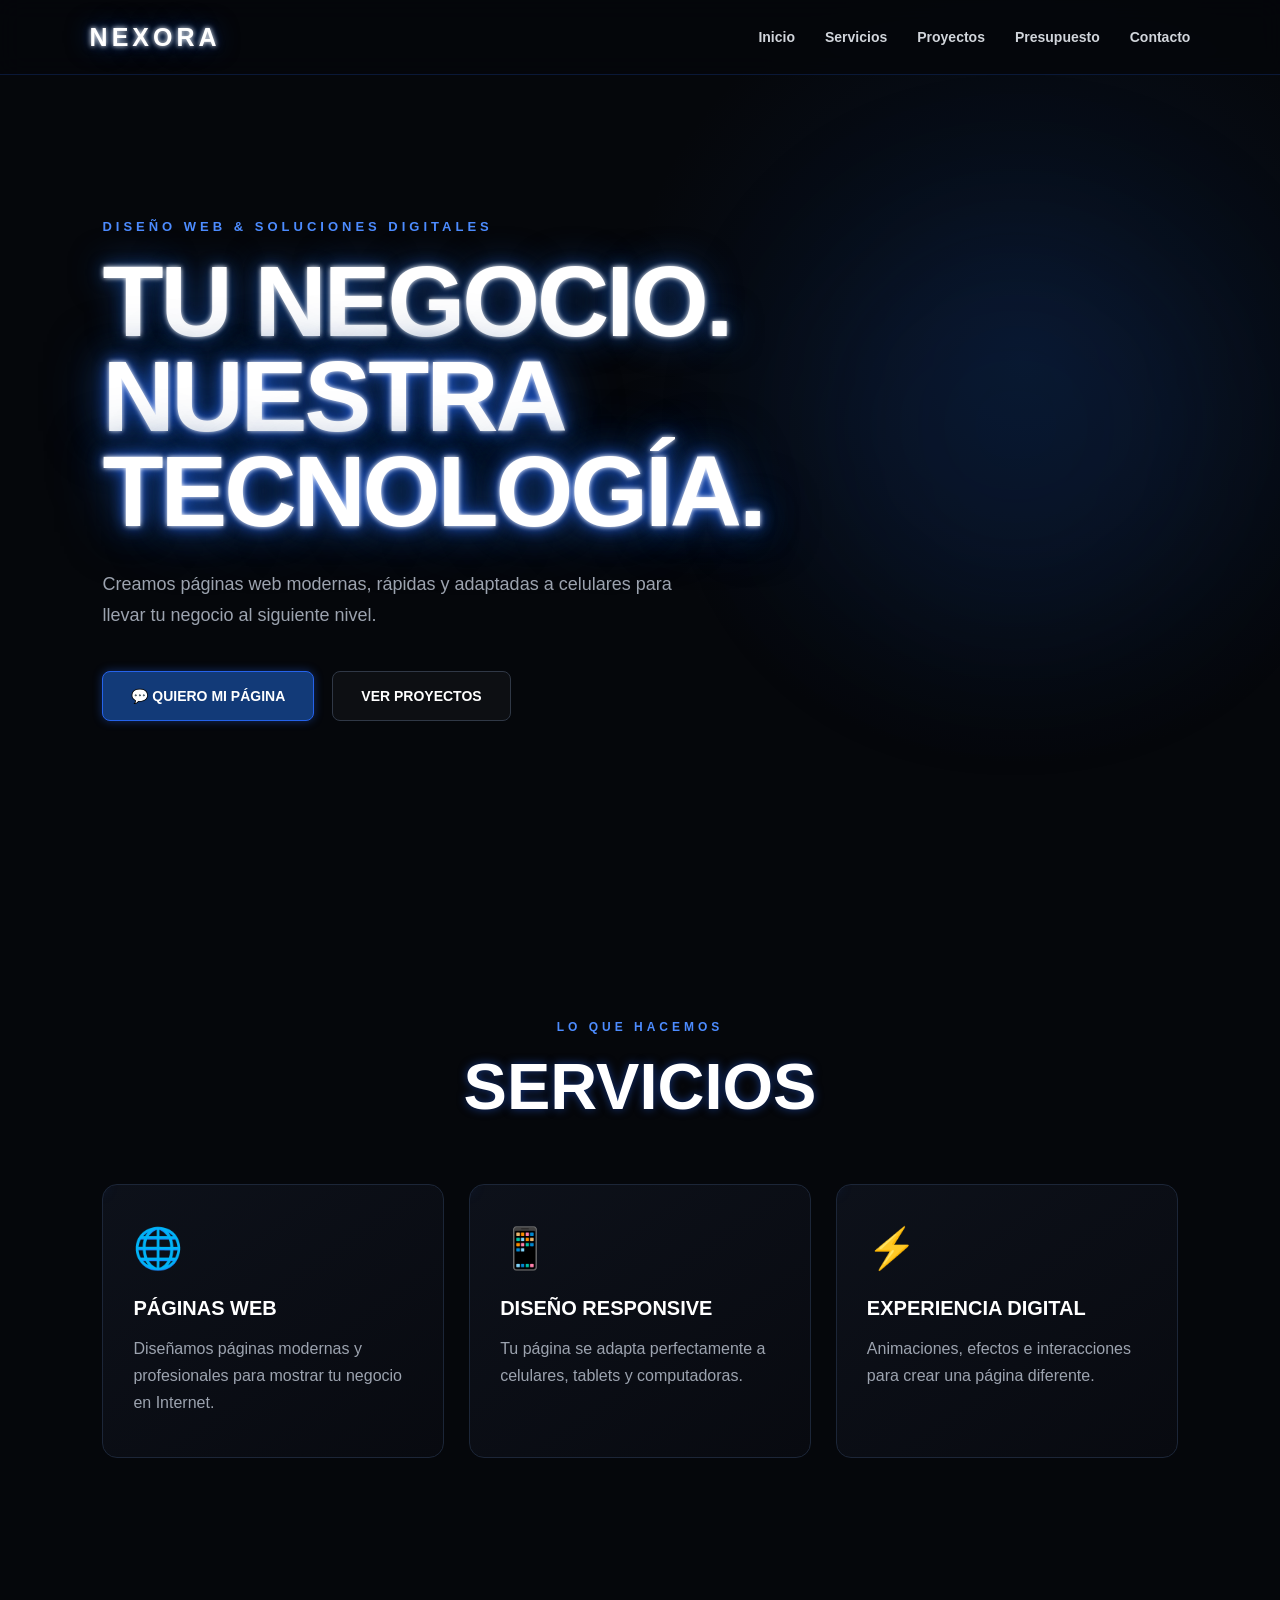
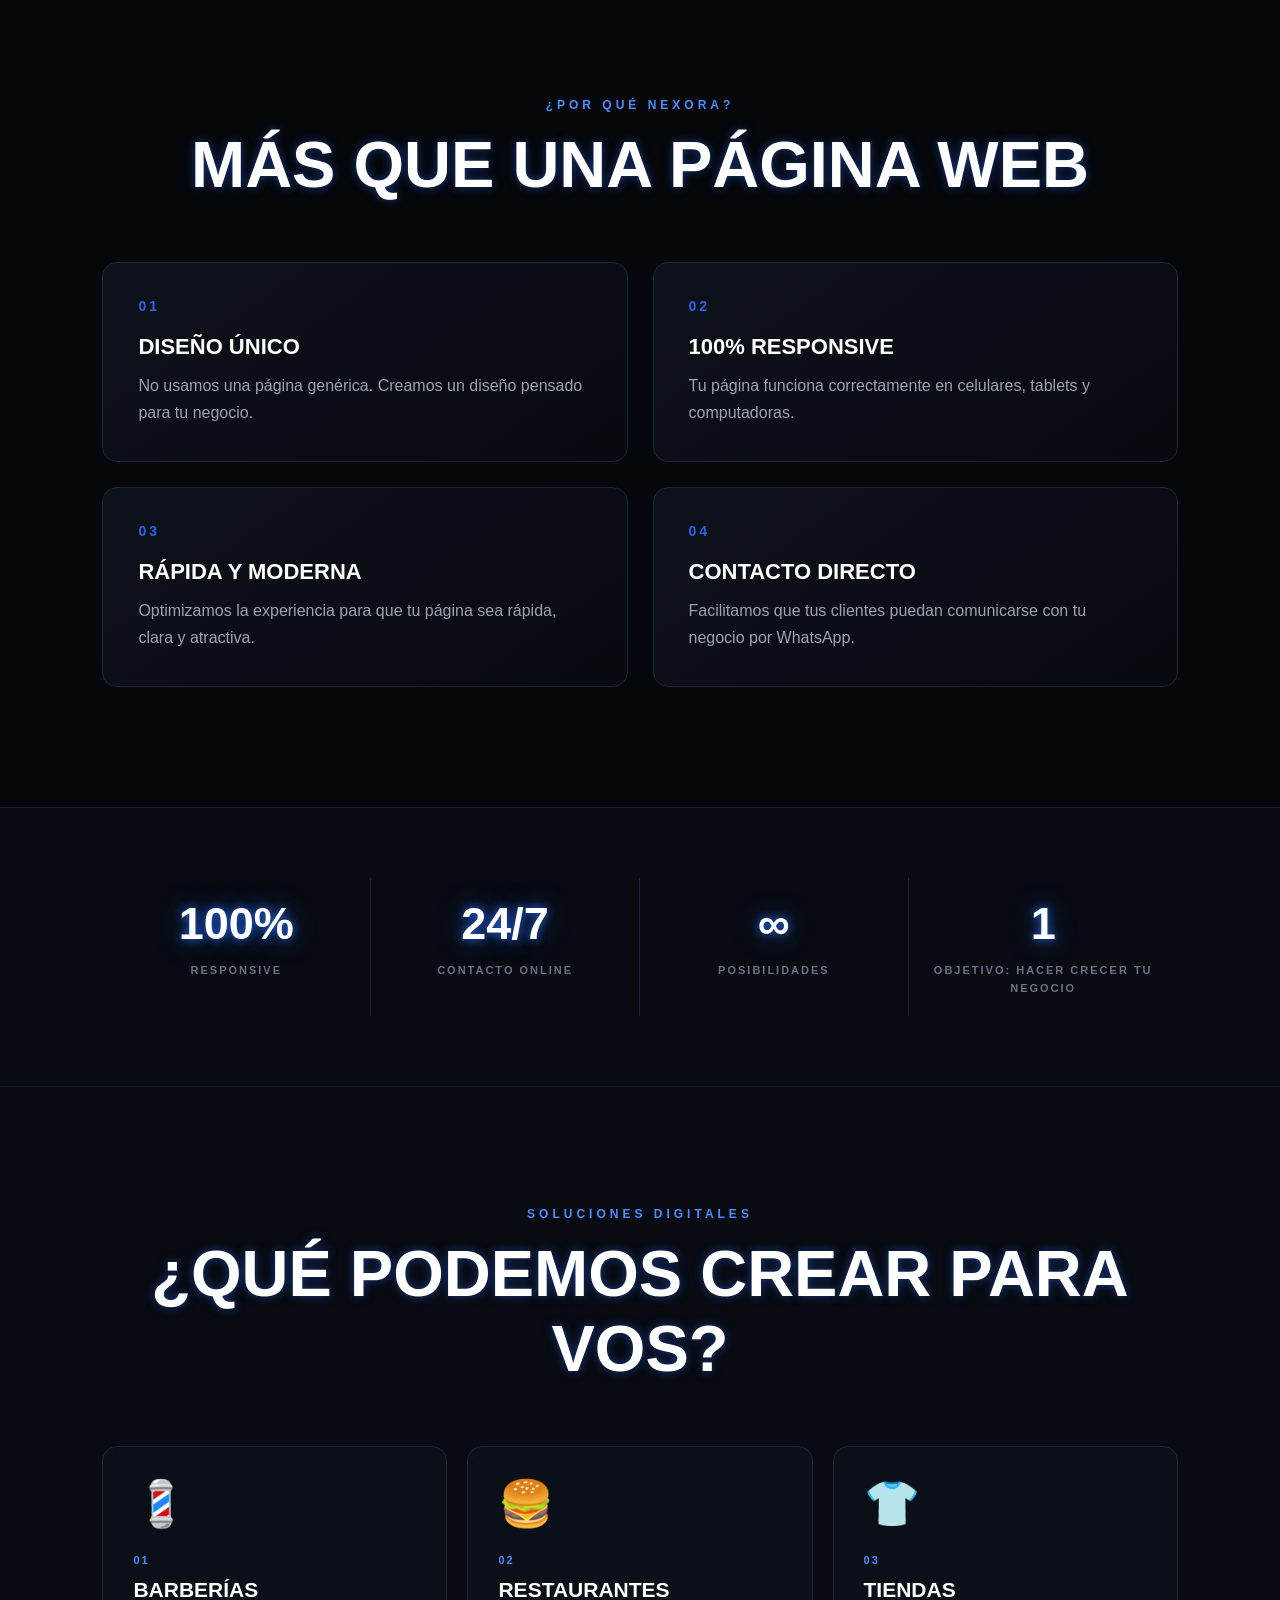
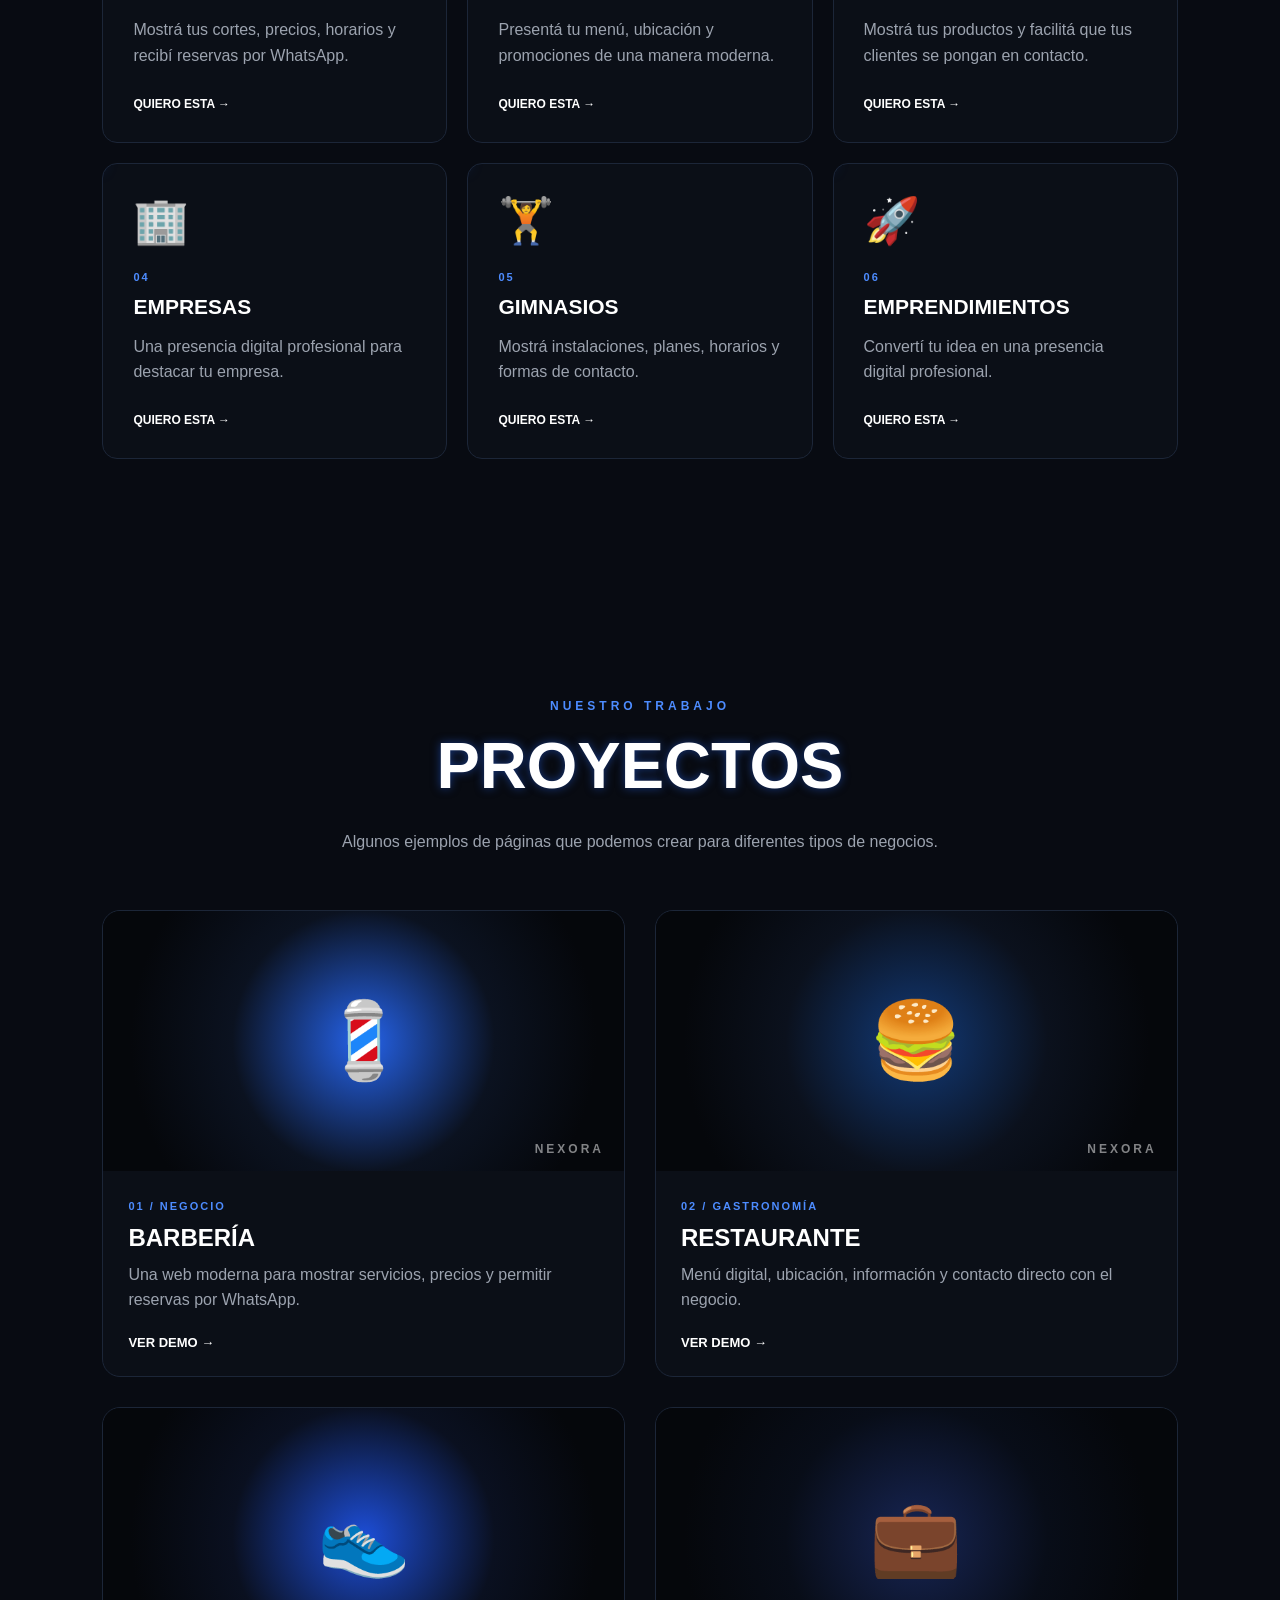
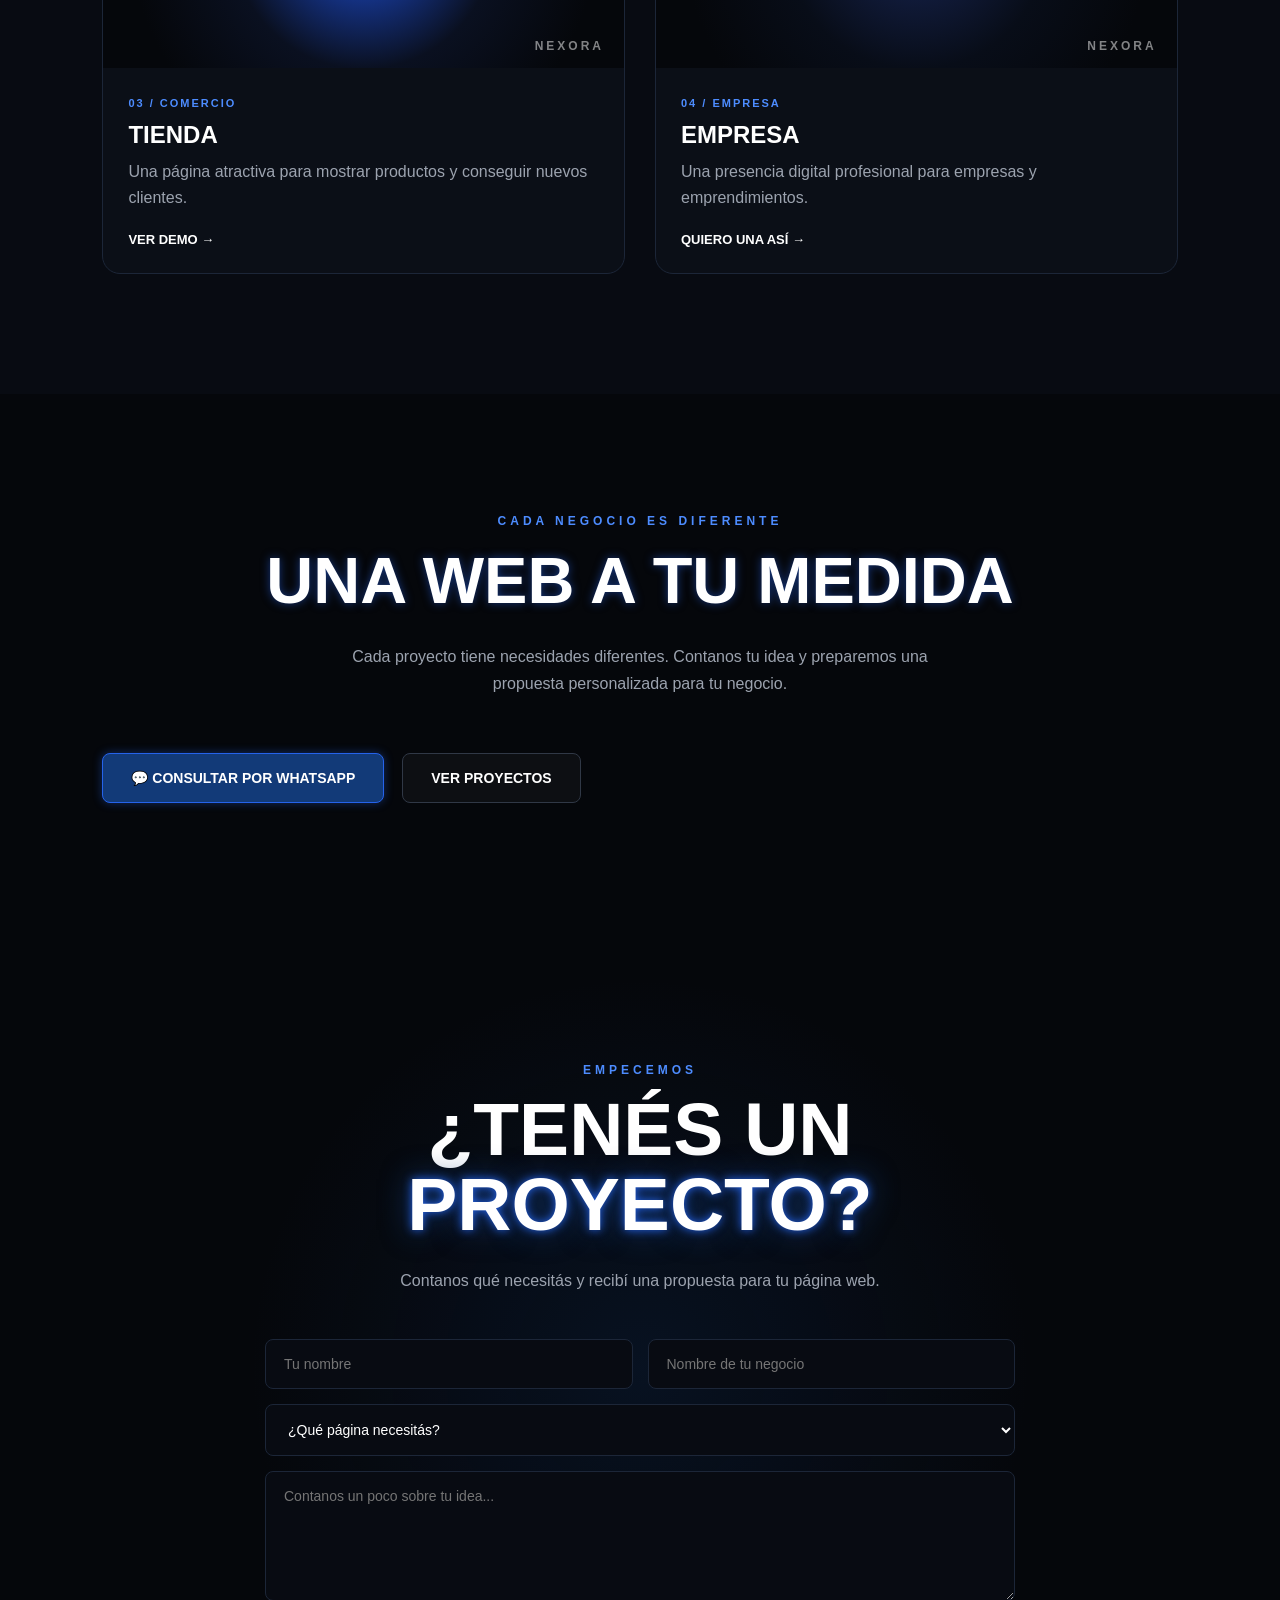
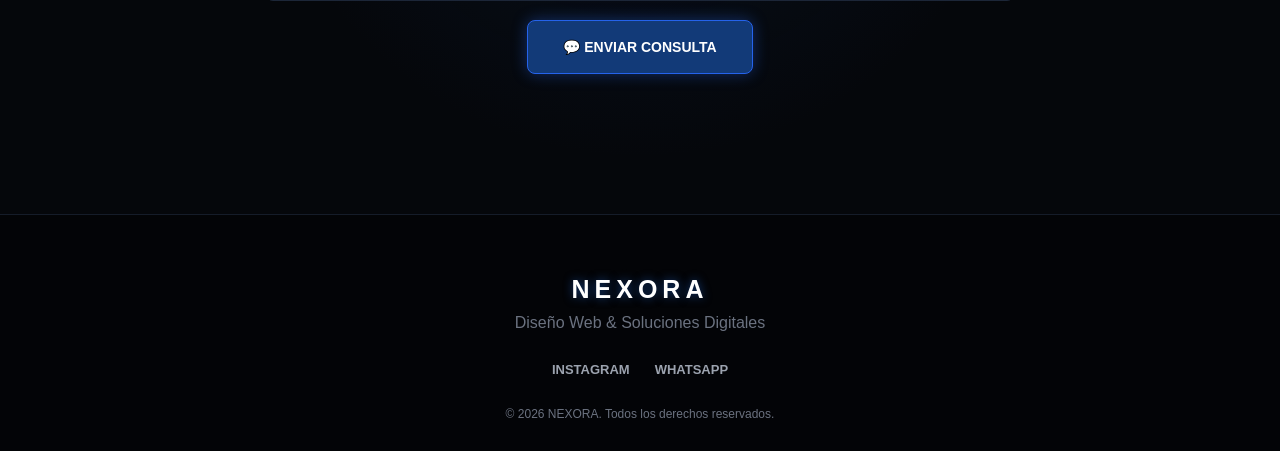
<file: index.html>
<!DOCTYPE html>
<html lang="es">
<head>
    <meta charset="UTF-8">
    <meta name="viewport" content="width=device-width, initial-scale=1.0">

    <title>NEXORA | Diseño Web</title>

    <link rel="stylesheet" href="style.css">
</head>

<body>

    <!-- MENÚ -->
<header class="navbar">

    <a href="#inicio" class="logo">
        NEXORA
    </a>

    <button class="menu-toggle" id="menu-toggle">
        ☰
    </button>

    <nav id="menu">

        <a href="#inicio">Inicio</a>
        <a href="#servicios">Servicios</a>
        <a href="#proyectos">Proyectos</a>
        <a href="#propuestas">Presupuesto</a>
        <a href="#contacto">Contacto</a>

    </nav>

</header>


    <!-- INICIO -->
    <main>

        <section id="inicio" class="hero">

            <div class="hero-content">

                <p class="mini-title">
                    DISEÑO WEB & SOLUCIONES DIGITALES
                </p>

                <h1>
                    TU NEGOCIO.
                    <br>
                    <span>NUESTRA TECNOLOGÍA.</span>
                </h1>

                <p class="hero-text">
                    Creamos páginas web modernas, rápidas y
                    adaptadas a celulares para llevar tu negocio
                    al siguiente nivel.
                </p>

                <div class="hero-buttons">

                    <a
                        href="https://wa.me/543813929798?text=Hola%20NEXORA,%20estoy%20interesado%20en%20crear%20una%20página%20web."
                        class="btn btn-primary"
                        target="_blank">
                        💬 QUIERO MI PÁGINA
                    </a>

                    <a href="#proyectos" class="btn btn-secondary">
                        VER PROYECTOS
                    </a>

                </div>

            </div>

            <div class="hero-glow"></div>

        </section>


        <!-- SERVICIOS -->
        <section id="servicios" class="section">

            <p class="section-label">
                LO QUE HACEMOS
            </p>

            <h2>
                SERVICIOS
            </h2>

            <div class="cards">

                <article class="card">

                    <div class="card-icon">🌐</div>

                    <h3>PÁGINAS WEB</h3>

                    <p>
                        Diseñamos páginas modernas y profesionales
                        para mostrar tu negocio en Internet.
                    </p>

                </article>


                <article class="card">

                    <div class="card-icon">📱</div>

                    <h3>DISEÑO RESPONSIVE</h3>

                    <p>
                        Tu página se adapta perfectamente a celulares,
                        tablets y computadoras.
                    </p>

                </article>


                <article class="card">

                    <div class="card-icon">⚡</div>

                    <h3>EXPERIENCIA DIGITAL</h3>

                    <p>
                        Animaciones, efectos e interacciones para
                        crear una página diferente.
                    </p>

                </article>

            </div>

        </section>

<!-- POR QUÉ NEXORA -->
<section id="ventajas" class="section advantages">

    <p class="section-label">
        ¿POR QUÉ NEXORA?
    </p>

    <h2>
        MÁS QUE UNA PÁGINA WEB
    </h2>

    <div class="advantages-grid">

        <article class="advantage">
            <div class="advantage-number">01</div>
            <h3>DISEÑO ÚNICO</h3>
            <p>
                No usamos una página genérica.
                Creamos un diseño pensado para tu negocio.
            </p>
        </article>

        <article class="advantage">
            <div class="advantage-number">02</div>
            <h3>100% RESPONSIVE</h3>
            <p>
                Tu página funciona correctamente en celulares,
                tablets y computadoras.
            </p>
        </article>

        <article class="advantage">
            <div class="advantage-number">03</div>
            <h3>RÁPIDA Y MODERNA</h3>
            <p>
                Optimizamos la experiencia para que tu página
                sea rápida, clara y atractiva.
            </p>
        </article>

        <article class="advantage">
            <div class="advantage-number">04</div>
            <h3>CONTACTO DIRECTO</h3>
            <p>
                Facilitamos que tus clientes puedan comunicarse
                con tu negocio por WhatsApp.
            </p>
        </article>

    </div>

</section>

<!-- ESTADÍSTICAS -->
<section class="stats">

    <div class="stat">
        <strong>100%</strong>
        <span>RESPONSIVE</span>
    </div>

    <div class="stat">
        <strong>24/7</strong>
        <span>CONTACTO ONLINE</span>
    </div>

    <div class="stat">
        <strong>∞</strong>
        <span>POSIBILIDADES</span>
    </div>

    <div class="stat">
        <strong>1</strong>
        <span>OBJETIVO: HACER CRECER TU NEGOCIO</span>
    </div>

</section>

<!-- QUÉ PODEMOS CREAR -->
<section class="section solutions">

    <p class="section-label">
        SOLUCIONES DIGITALES
    </p>

    <h2>
        ¿QUÉ PODEMOS CREAR PARA VOS?
    </h2>

    <div class="solutions-grid">

        <article class="solution">
            <div class="solution-icon">💈</div>
            <span>01</span>
            <h3>BARBERÍAS</h3>
            <p>
                Mostrá tus cortes, precios, horarios y
                recibí reservas por WhatsApp.
            </p>
            <a href="#contacto">QUIERO ESTA →</a>
        </article>

        <article class="solution">
            <div class="solution-icon">🍔</div>
            <span>02</span>
            <h3>RESTAURANTES</h3>
            <p>
                Presentá tu menú, ubicación y promociones
                de una manera moderna.
            </p>
            <a href="#contacto">QUIERO ESTA →</a>
        </article>

        <article class="solution">
            <div class="solution-icon">👕</div>
            <span>03</span>
            <h3>TIENDAS</h3>
            <p>
                Mostrá tus productos y facilitá que tus
                clientes se pongan en contacto.
            </p>
            <a href="#contacto">QUIERO ESTA →</a>
        </article>

        <article class="solution">
            <div class="solution-icon">🏢</div>
            <span>04</span>
            <h3>EMPRESAS</h3>
            <p>
                Una presencia digital profesional para
                destacar tu empresa.
            </p>
            <a href="#contacto">QUIERO ESTA →</a>
        </article>

        <article class="solution">
            <div class="solution-icon">🏋️</div>
            <span>05</span>
            <h3>GIMNASIOS</h3>
            <p>
                Mostrá instalaciones, planes, horarios
                y formas de contacto.
            </p>
            <a href="#contacto">QUIERO ESTA →</a>
        </article>

        <article class="solution">
            <div class="solution-icon">🚀</div>
            <span>06</span>
            <h3>EMPRENDIMIENTOS</h3>
            <p>
                Convertí tu idea en una presencia digital
                profesional.
            </p>
            <a href="#contacto">QUIERO ESTA →</a>
        </article>

    </div>

</section>

        <!-- PROYECTOS -->
        <section id="proyectos" class="section projects">

    <p class="section-label">
        NUESTRO TRABAJO
    </p>

    <h2>
        PROYECTOS
    </h2>

    <p class="projects-description">
        Algunos ejemplos de páginas que podemos crear para diferentes tipos de negocios.
    </p>

    <div class="projects-grid">

        <article class="project">
            <div class="project-image barber">
                💈
            </div>

            <div class="project-content">
                <span>01 / NEGOCIO</span>
                <h3>BARBERÍA</h3>

                <p>
                    Una web moderna para mostrar servicios,
                    precios y permitir reservas por WhatsApp.
                </p>

                <a href="barberia.html" class="project-button">
    VER DEMO →
</a>
            </div>
        </article>


        <article class="project">
            <div class="project-image restaurant">
                🍔
            </div>

            <div class="project-content">
                <span>02 / GASTRONOMÍA</span>
                <h3>RESTAURANTE</h3>

                <p>
                    Menú digital, ubicación, información
                    y contacto directo con el negocio.
                </p>

                <a href="restaurante.html" class="project-button">
    VER DEMO →
</a>

           </div>
        </article>


        <article class="project">
            <div class="project-image store">
                👟
            </div>

            <div class="project-content">
                <span>03 / COMERCIO</span>
                <h3>TIENDA</h3>

                <p>
                    Una página atractiva para mostrar productos
                    y conseguir nuevos clientes.
                </p>

                <a href="tienda.html" class="project-button">
    VER DEMO →
</a>
            </div>
        </article>


        <article class="project">
            <div class="project-image business">
                💼
            </div>

            <div class="project-content">
                <span>04 / EMPRESA</span>
                <h3>EMPRESA</h3>

                <p>
                    Una presencia digital profesional para
                    empresas y emprendimientos.
                </p>

                <a href="#contacto">
                    QUIERO UNA ASÍ →
                </a>
            </div>
        </article>

    </div>

</section>

    <!-- PROYECTOS PERSONALIZADOS -->
    <section id="propuestas" class="section">

        <p class="section-label">
            CADA NEGOCIO ES DIFERENTE
        </p>

        <h2>
            UNA WEB A TU MEDIDA
        </h2>

        <p class="projects-description">
            Cada proyecto tiene necesidades diferentes.
            Contanos tu idea y preparemos una propuesta
            personalizada para tu negocio.
        </p>

        <div class="hero-buttons">
            <a
                href="https://wa.me/543813929798?text=Hola%20NEXORA,%20quiero%20consultar%20por%20una%20página%20web%20personalizada."
                class="btn btn-primary"
                target="_blank"
                rel="noopener noreferrer">
                💬 CONSULTAR POR WHATSAPP
            </a>

            <a href="#proyectos" class="btn btn-secondary">
                VER PROYECTOS
            </a>
        </div>

    </section>


        <!-- CONTACTO -->
<section id="contacto" class="contact">

    <p class="section-label">
        EMPECEMOS
    </p>

    <h2>
        ¿TENÉS UN
        <span>PROYECTO?</span>
    </h2>

    <p>
        Contanos qué necesitás y recibí una propuesta
        para tu página web.
    </p>

    <form id="contact-form" class="contact-form">

        <div class="form-row">

            <input
                type="text"
                id="nombre"
                placeholder="Tu nombre"
                required>

            <input
                type="text"
                id="negocio"
                placeholder="Nombre de tu negocio"
                required>

        </div>

        <select id="tipo" required>

            <option value="" disabled selected>
                ¿Qué página necesitás?
            </option>

            <option value="Página para negocio">
                Página para negocio
            </option>

            <option value="Tienda online">
                Tienda online
            </option>

            <option value="Landing page">
                Landing page
            </option>

            <option value="Página personalizada">
                Página personalizada
            </option>

        </select>

        <textarea
            id="mensaje"
            placeholder="Contanos un poco sobre tu idea..."
            rows="5"
            required></textarea>

        <button type="submit" class="contact-button">
            💬 ENVIAR CONSULTA
        </button>

    </form>

</section>
    </main>


    <!-- PIE DE PÁGINA -->
    <footer>

        <div class="footer-logo">
            NEXORA
        </div>

        <p>
            Diseño Web & Soluciones Digitales
        </p>

        <div class="social">

            <a
                href="#"
                target="_blank">
                INSTAGRAM
            </a>

            <a
                href="https://wa.me/543813929798"
                target="_blank">
                WHATSAPP
            </a>

        </div>

        <p class="copyright">
            © 2026 NEXORA. Todos los derechos reservados.
        </p>

    </footer>


    <script src="script.js"></script>

</body>
</html>
</file>
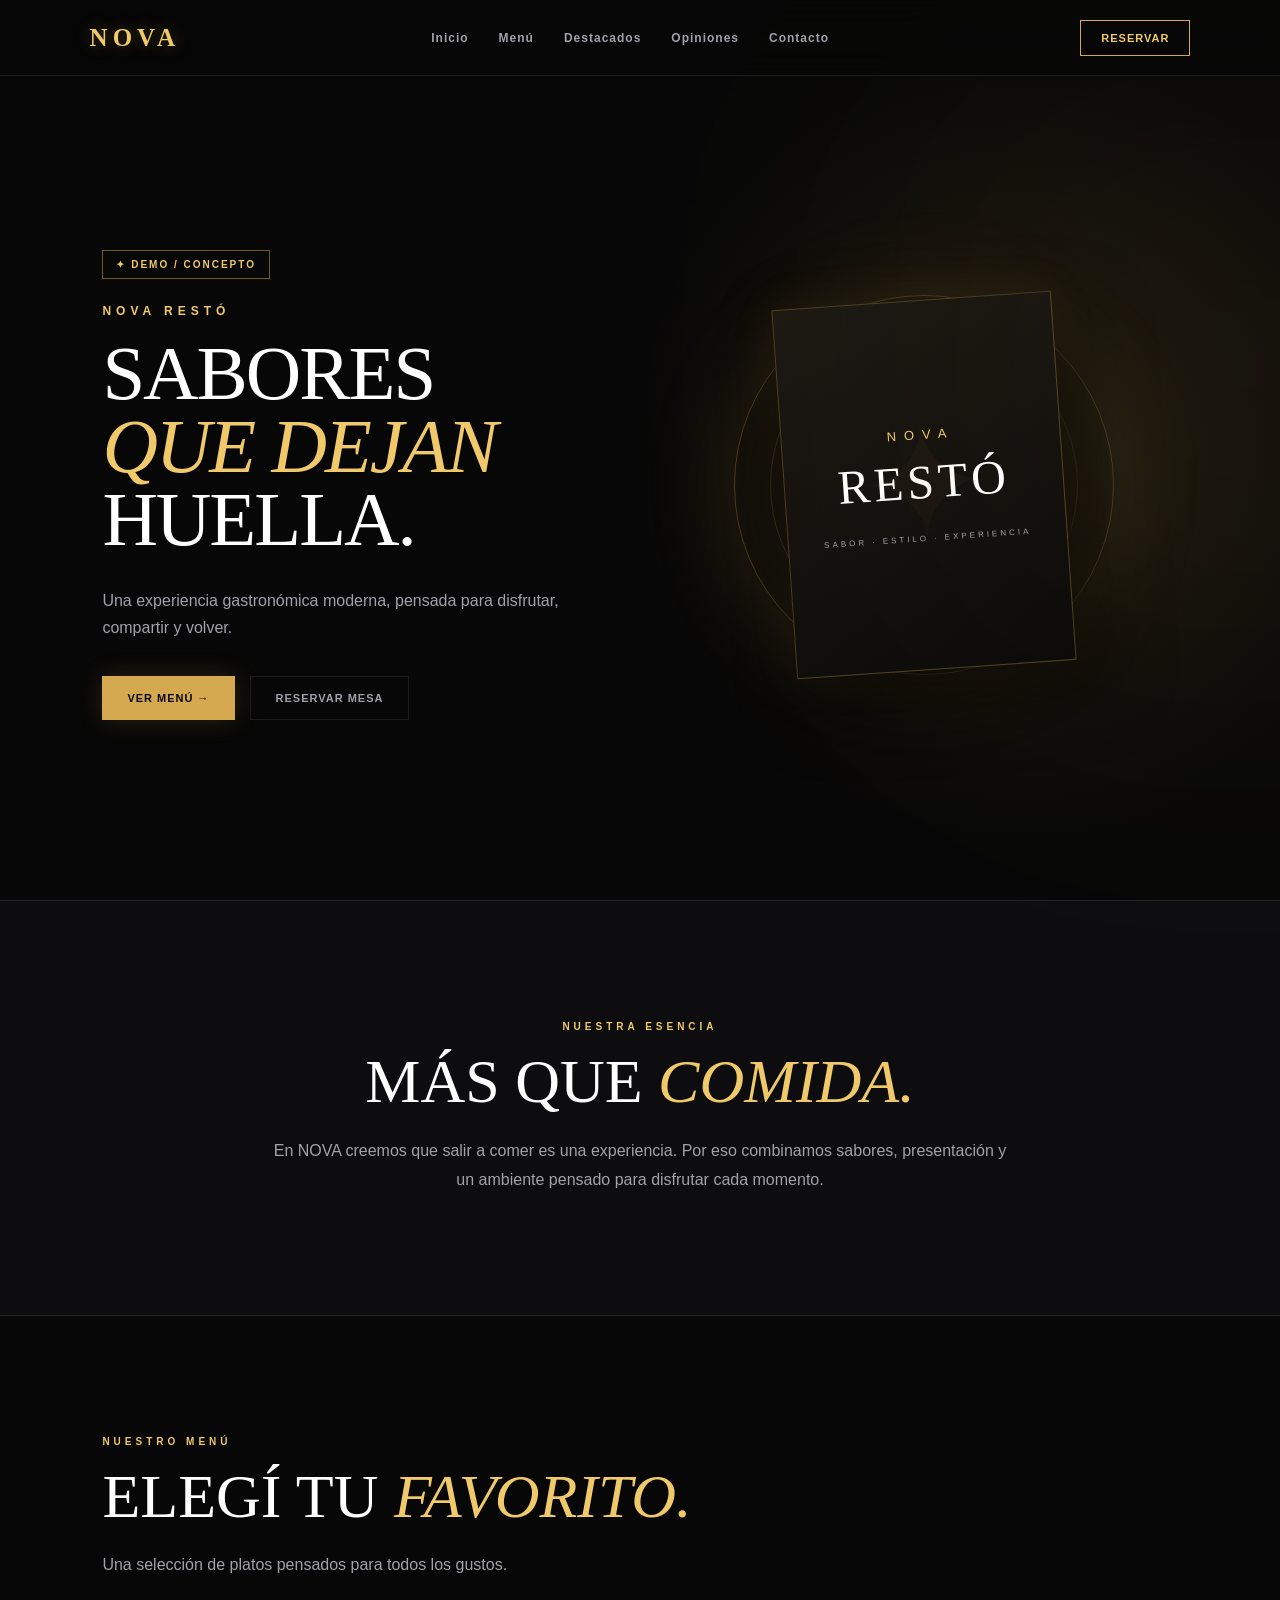
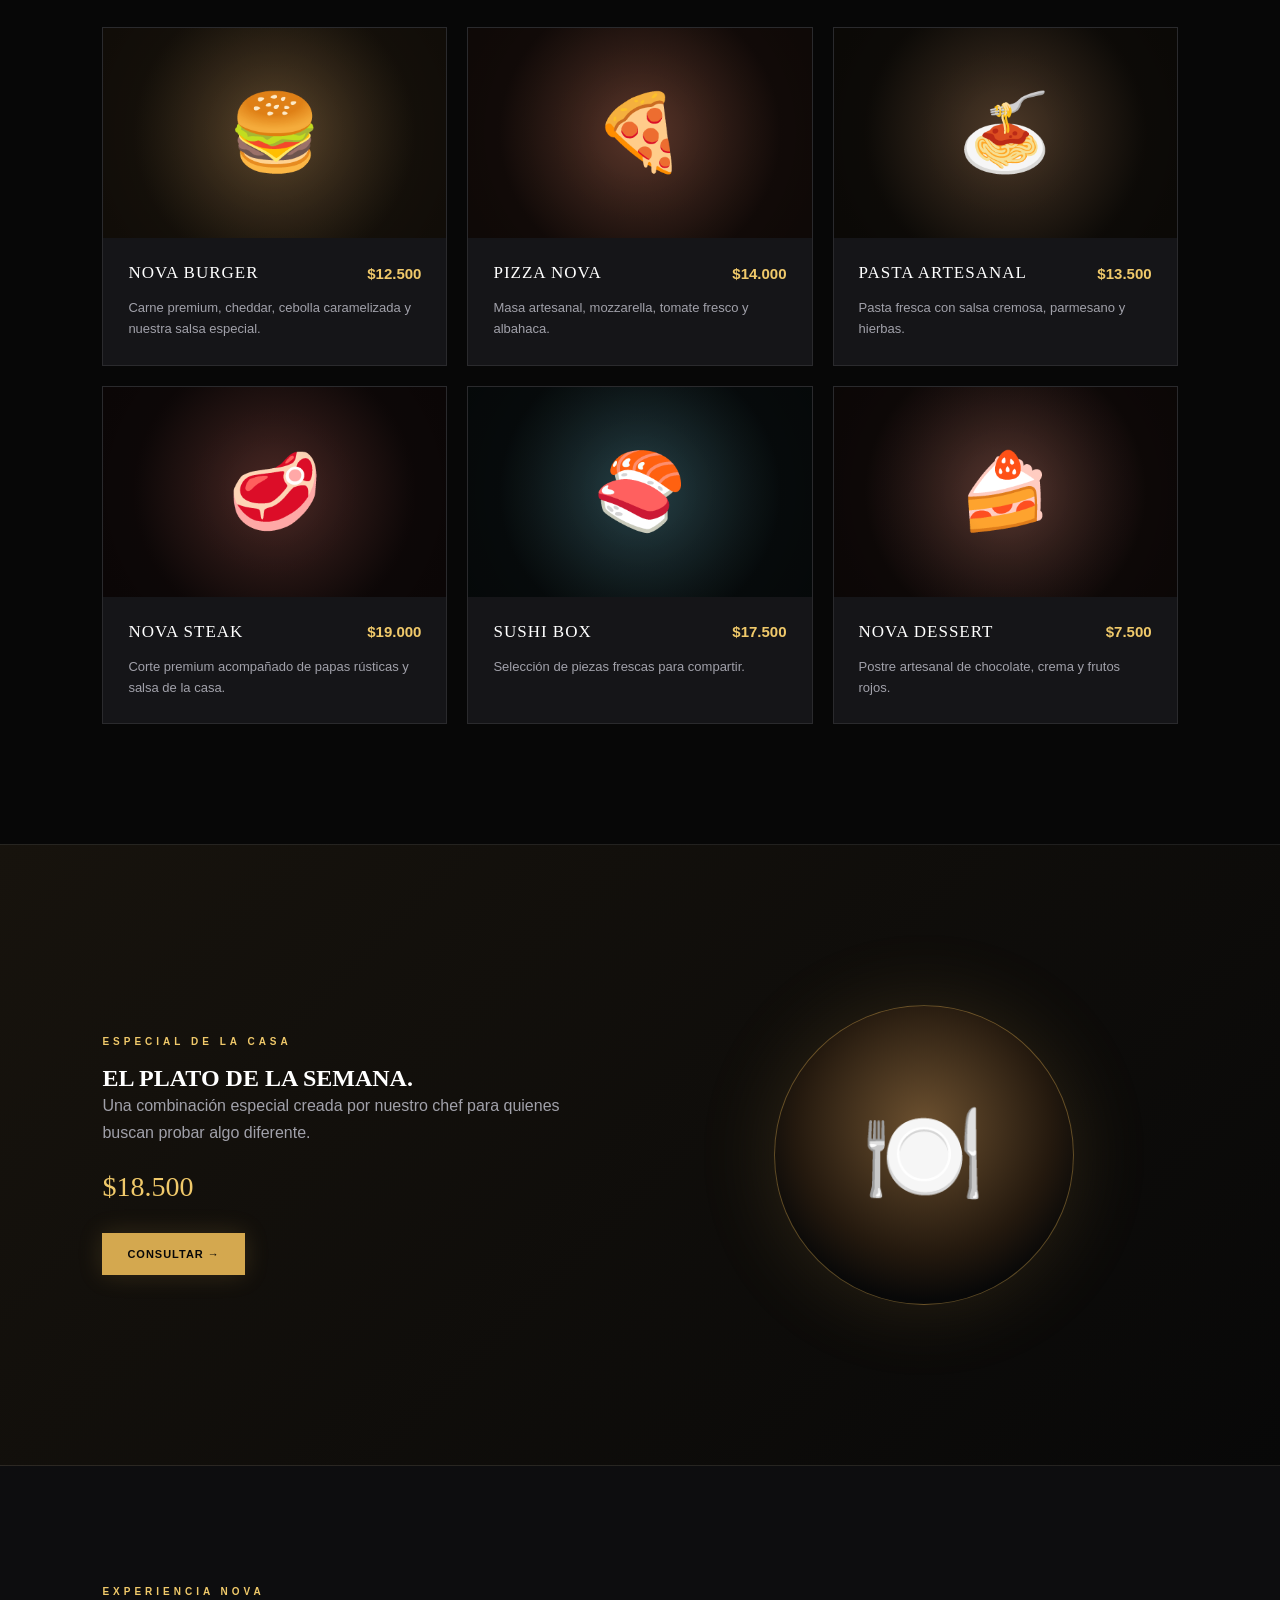
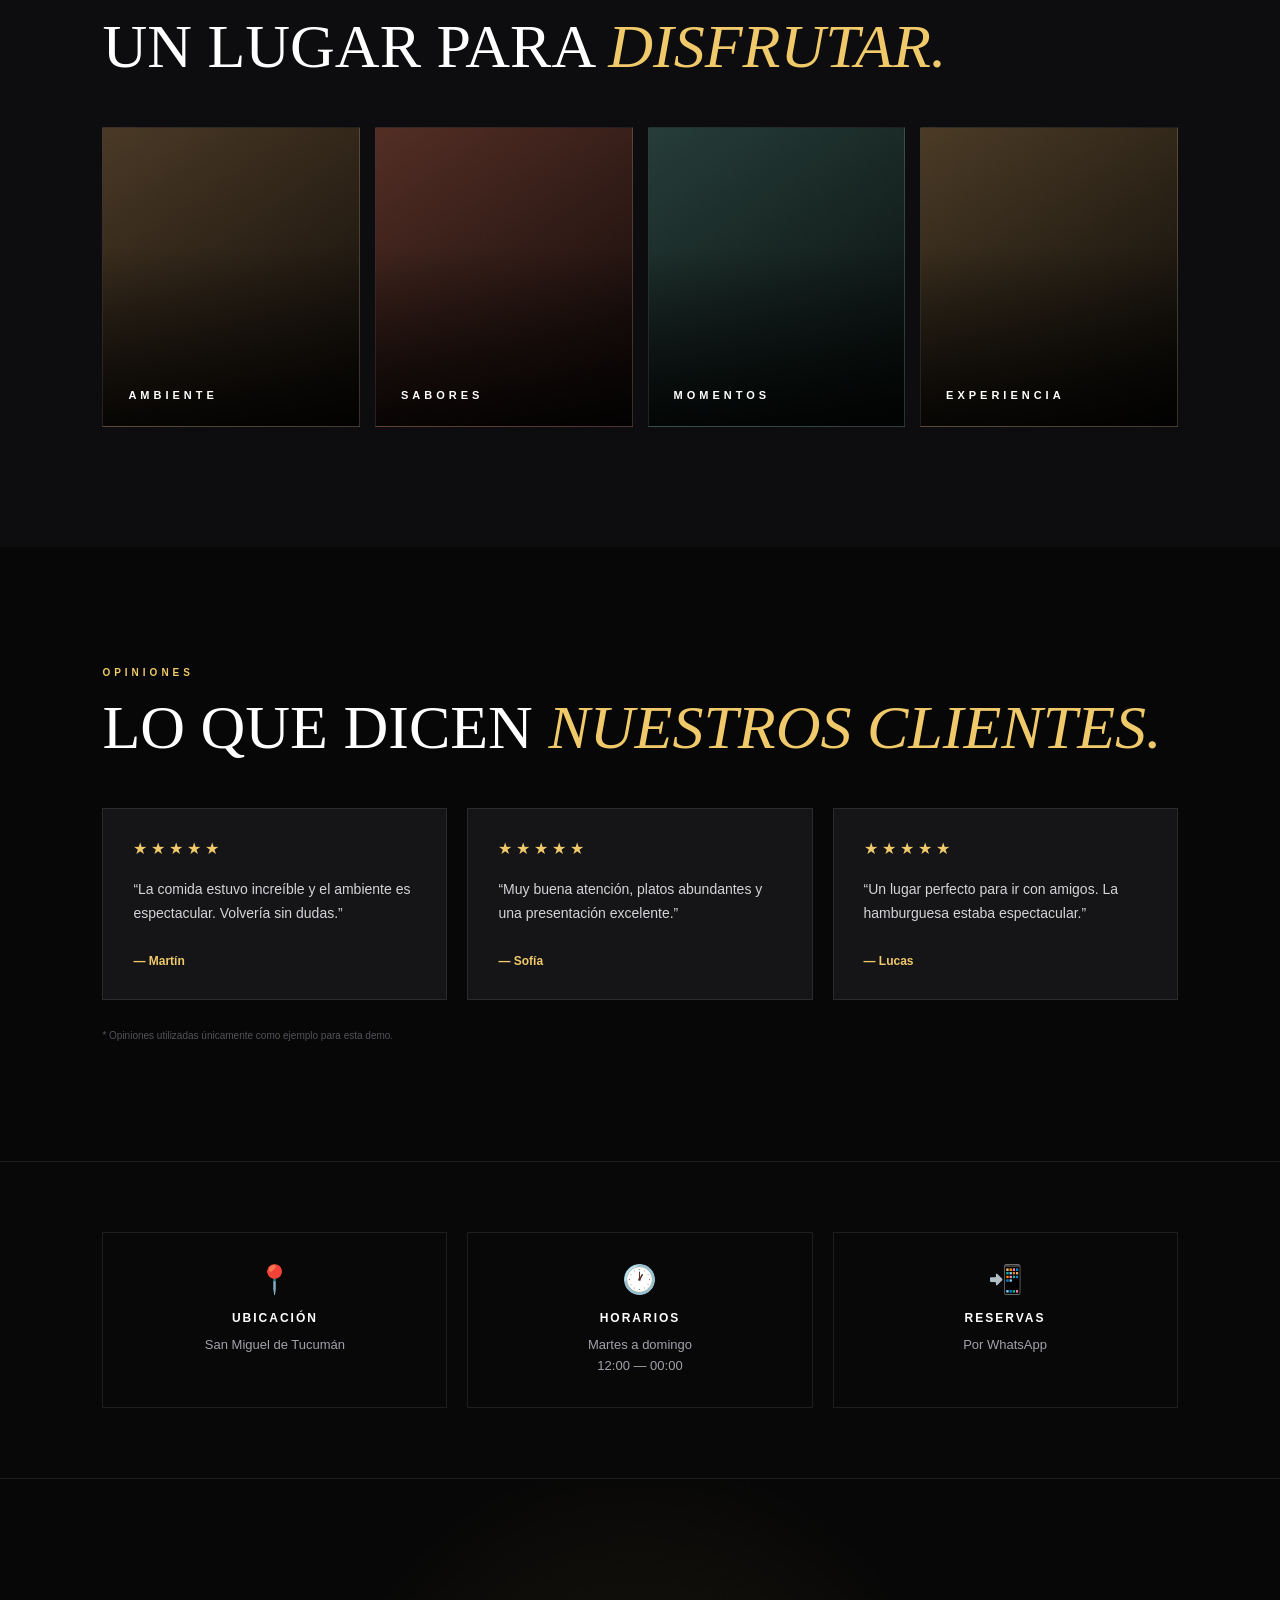
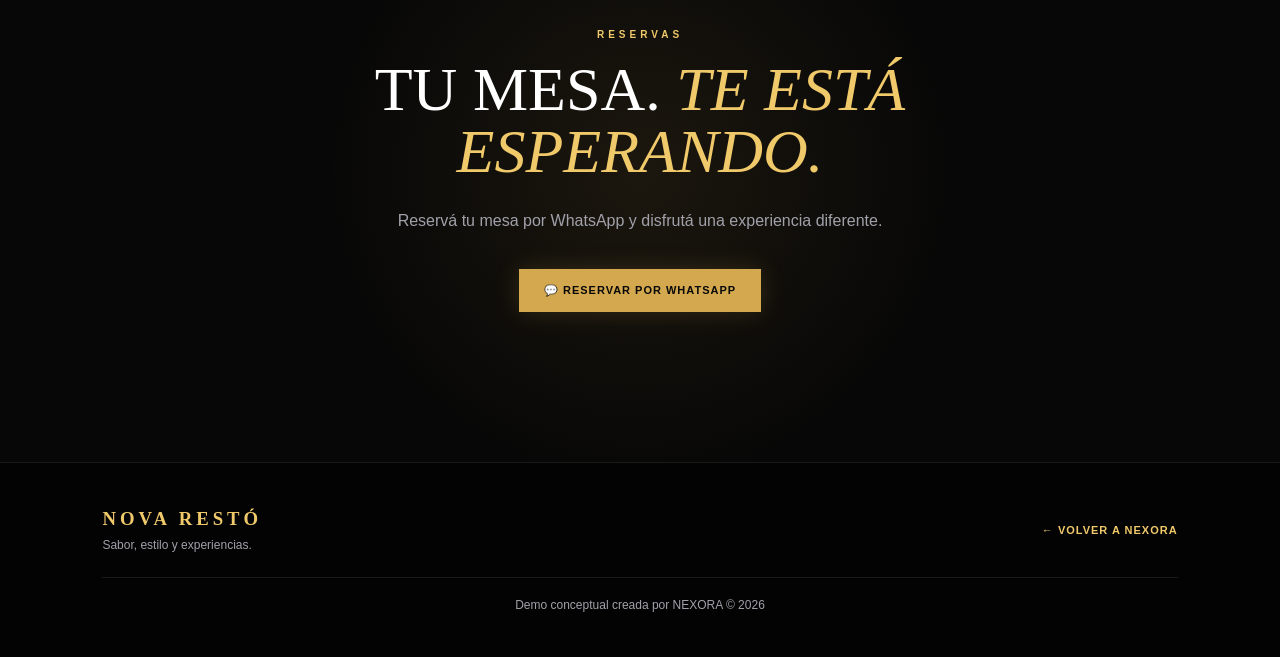
<file: restaurante.html>
<!DOCTYPE html>
<html lang="es">

<head>
    <meta charset="UTF-8">
    <meta name="viewport" content="width=device-width, initial-scale=1.0">

    <title>NOVA RESTÓ — Demo</title>

    <link rel="stylesheet" href="restaurante.css">
</head>

<body>

    <!-- NAVBAR -->

    <header class="navbar">

        <a href="index.html" class="logo">
            NOVA
        </a>

        <nav>
            <a href="#inicio">Inicio</a>
            <a href="#menu">Menú</a>
            <a href="#destacados">Destacados</a>
            <a href="#opiniones">Opiniones</a>
            <a href="#contacto">Contacto</a>
        </nav>

        <a
            href="https://wa.me/543813929798?text=Hola%20NOVA%20REST%C3%93%2C%20quiero%20hacer%20una%20reserva."
            target="_blank"
            class="nav-button"
        >
            RESERVAR
        </a>

    </header>


    <!-- HERO -->

    <section id="inicio" class="hero">

        <div class="hero-content">

            <span class="badge">
                ✦ DEMO / CONCEPTO
            </span>

            <p class="small-title">
                NOVA RESTÓ
            </p>

            <h1>
                SABORES
                <span>QUE DEJAN</span>
                HUELLA.
            </h1>

            <p class="hero-text">
                Una experiencia gastronómica moderna,
                pensada para disfrutar, compartir y volver.
            </p>

            <div class="hero-buttons">

                <a
                    href="#menu"
                    class="primary-button"
                >
                    VER MENÚ →
                </a>

                <a
                    href="https://wa.me/543813929798?text=Hola%20NOVA%20REST%C3%93%2C%20quiero%20hacer%20una%20reserva."
                    target="_blank"
                    class="secondary-button"
                >
                    RESERVAR MESA
                </a>

            </div>

        </div>


        <div class="hero-visual">

            <div class="food-circle"></div>

            <div class="restaurant-card">

                <span>NOVA</span>

                <strong>RESTÓ</strong>

                <small>
                    SABOR · ESTILO · EXPERIENCIA
                </small>

            </div>

        </div>

    </section>


    <!-- PRESENTACIÓN -->

    <section class="intro">

        <div class="intro-content">

            <p class="section-label">
                NUESTRA ESENCIA
            </p>

            <h2>
                MÁS QUE
                <span>COMIDA.</span>
            </h2>

            <p>
                En NOVA creemos que salir a comer es una experiencia.
                Por eso combinamos sabores, presentación y un ambiente
                pensado para disfrutar cada momento.
            </p>

        </div>

    </section>


    <!-- MENU -->

    <section id="menu" class="section">

        <p class="section-label">
            NUESTRO MENÚ
        </p>

        <h2>
            ELEGÍ TU
            <span>FAVORITO.</span>
        </h2>

        <p class="section-description">
            Una selección de platos pensados para todos los gustos.
        </p>


        <div class="menu-grid">

            <!-- PLATO 1 -->

            <article class="food-card">

                <div class="food-image food-one">
                    🍔
                </div>

                <div class="food-info">

                    <div class="food-title">
                        <h3>
                            NOVA BURGER
                        </h3>

                        <strong>
                            $12.500
                        </strong>
                    </div>

                    <p>
                        Carne premium, cheddar, cebolla caramelizada
                        y nuestra salsa especial.
                    </p>

                </div>

            </article>


            <!-- PLATO 2 -->

            <article class="food-card">

                <div class="food-image food-two">
                    🍕
                </div>

                <div class="food-info">

                    <div class="food-title">
                        <h3>
                            PIZZA NOVA
                        </h3>

                        <strong>
                            $14.000
                        </strong>
                    </div>

                    <p>
                        Masa artesanal, mozzarella, tomate fresco
                        y albahaca.
                    </p>

                </div>

            </article>


            <!-- PLATO 3 -->

            <article class="food-card">

                <div class="food-image food-three">
                    🍝
                </div>

                <div class="food-info">

                    <div class="food-title">
                        <h3>
                            PASTA ARTESANAL
                        </h3>

                        <strong>
                            $13.500
                        </strong>
                    </div>

                    <p>
                        Pasta fresca con salsa cremosa,
                        parmesano y hierbas.
                    </p>

                </div>

            </article>


            <!-- PLATO 4 -->

            <article class="food-card">

                <div class="food-image food-four">
                    🥩
                </div>

                <div class="food-info">

                    <div class="food-title">
                        <h3>
                            NOVA STEAK
                        </h3>

                        <strong>
                            $19.000
                        </strong>
                    </div>

                    <p>
                        Corte premium acompañado de papas
                        rústicas y salsa de la casa.
                    </p>

                </div>

            </article>


            <!-- PLATO 5 -->

            <article class="food-card">

                <div class="food-image food-five">
                    🍣
                </div>

                <div class="food-info">

                    <div class="food-title">
                        <h3>
                            SUSHI BOX
                        </h3>

                        <strong>
                            $17.500
                        </strong>
                    </div>

                    <p>
                        Selección de piezas frescas para compartir.
                    </p>

                </div>

            </article>


            <!-- PLATO 6 -->

            <article class="food-card">

                <div class="food-image food-six">
                    🍰
                </div>

                <div class="food-info">

                    <div class="food-title">
                        <h3>
                            NOVA DESSERT
                        </h3>

                        <strong>
                            $7.500
                        </strong>
                    </div>

                    <p>
                        Postre artesanal de chocolate,
                        crema y frutos rojos.
                    </p>

                </div>

            </article>

        </div>

    </section>


    <!-- DESTACADOS -->

    <section id="destacados" class="featured-section">

        <div class="featured-content">

            <p class="section-label">
                ESPECIAL DE LA CASA
            </p>

            <h2>
                EL PLATO
                <span>DE LA SEMANA.</span>
            </h2>

            <p>
                Una combinación especial creada por nuestro chef
                para quienes buscan probar algo diferente.
            </p>

            <div class="featured-price">
                $18.500
            </div>

            <a
                href="https://wa.me/543813929798?text=Hola%20NOVA%20REST%C3%93%2C%20quiero%20consultar%20por%20el%20plato%20de%20la%20semana."
                target="_blank"
                class="primary-button"
            >
                CONSULTAR →
            </a>

        </div>

        <div class="featured-visual">

            <div class="featured-food">
                🍽️
            </div>

        </div>

    </section>


    <!-- GALERÍA -->

    <section class="gallery-section">

        <p class="section-label">
            EXPERIENCIA NOVA
        </p>

        <h2>
            UN LUGAR PARA
            <span>DISFRUTAR.</span>
        </h2>


        <div class="gallery-grid">

            <div class="gallery-item gallery-one">
                <span>AMBIENTE</span>
            </div>

            <div class="gallery-item gallery-two">
                <span>SABORES</span>
            </div>

            <div class="gallery-item gallery-three">
                <span>MOMENTOS</span>
            </div>

            <div class="gallery-item gallery-four">
                <span>EXPERIENCIA</span>
            </div>

        </div>

    </section>


    <!-- OPINIONES -->

    <section id="opiniones" class="section">

        <p class="section-label">
            OPINIONES
        </p>

        <h2>
            LO QUE DICEN
            <span>NUESTROS CLIENTES.</span>
        </h2>


        <div class="reviews-grid">

            <article class="review">

                <div class="stars">
                    ★★★★★
                </div>

                <p>
                    “La comida estuvo increíble y el ambiente
                    es espectacular. Volvería sin dudas.”
                </p>

                <strong>
                    — Martín
                </strong>

            </article>


            <article class="review">

                <div class="stars">
                    ★★★★★
                </div>

                <p>
                    “Muy buena atención, platos abundantes
                    y una presentación excelente.”
                </p>

                <strong>
                    — Sofía
                </strong>

            </article>


            <article class="review">

                <div class="stars">
                    ★★★★★
                </div>

                <p>
                    “Un lugar perfecto para ir con amigos.
                    La hamburguesa estaba espectacular.”
                </p>

                <strong>
                    — Lucas
                </strong>

            </article>

        </div>


        <p class="demo-note">
            * Opiniones utilizadas únicamente como ejemplo para esta demo.
        </p>

    </section>


    <!-- INFORMACIÓN -->

    <section class="info-section">

        <div class="info-box">

            <span>
                📍
            </span>

            <h3>
                UBICACIÓN
            </h3>

            <p>
                San Miguel de Tucumán
            </p>

        </div>


        <div class="info-box">

            <span>
                🕐
            </span>

            <h3>
                HORARIOS
            </h3>

            <p>
                Martes a domingo<br>
                12:00 — 00:00
            </p>

        </div>


        <div class="info-box">

            <span>
                📲
            </span>

            <h3>
                RESERVAS
            </h3>

            <p>
                Por WhatsApp
            </p>

        </div>

    </section>


    <!-- CONTACTO -->

    <section id="contacto" class="contact">

        <p class="section-label">
            RESERVAS
        </p>

        <h2>
            TU MESA.
            <span>TE ESTÁ ESPERANDO.</span>
        </h2>

        <p>
            Reservá tu mesa por WhatsApp y disfrutá
            una experiencia diferente.
        </p>

        <a
            href="https://wa.me/543813929798?text=Hola%20NOVA%20REST%C3%93%2C%20quiero%20reservar%20una%20mesa."
            target="_blank"
            class="primary-button"
        >
            💬 RESERVAR POR WHATSAPP
        </a>

    </section>


    <!-- FOOTER -->

    <footer>

        <div>

            <h3>
                NOVA RESTÓ
            </h3>

            <p>
                Sabor, estilo y experiencias.
            </p>

        </div>


        <a href="index.html">
            ← VOLVER A NEXORA
        </a>


        <p class="copyright">
            Demo conceptual creada por NEXORA © 2026
        </p>

    </footer>


    <script src="restaurante.js"></script>

</body>

</html>
</file>
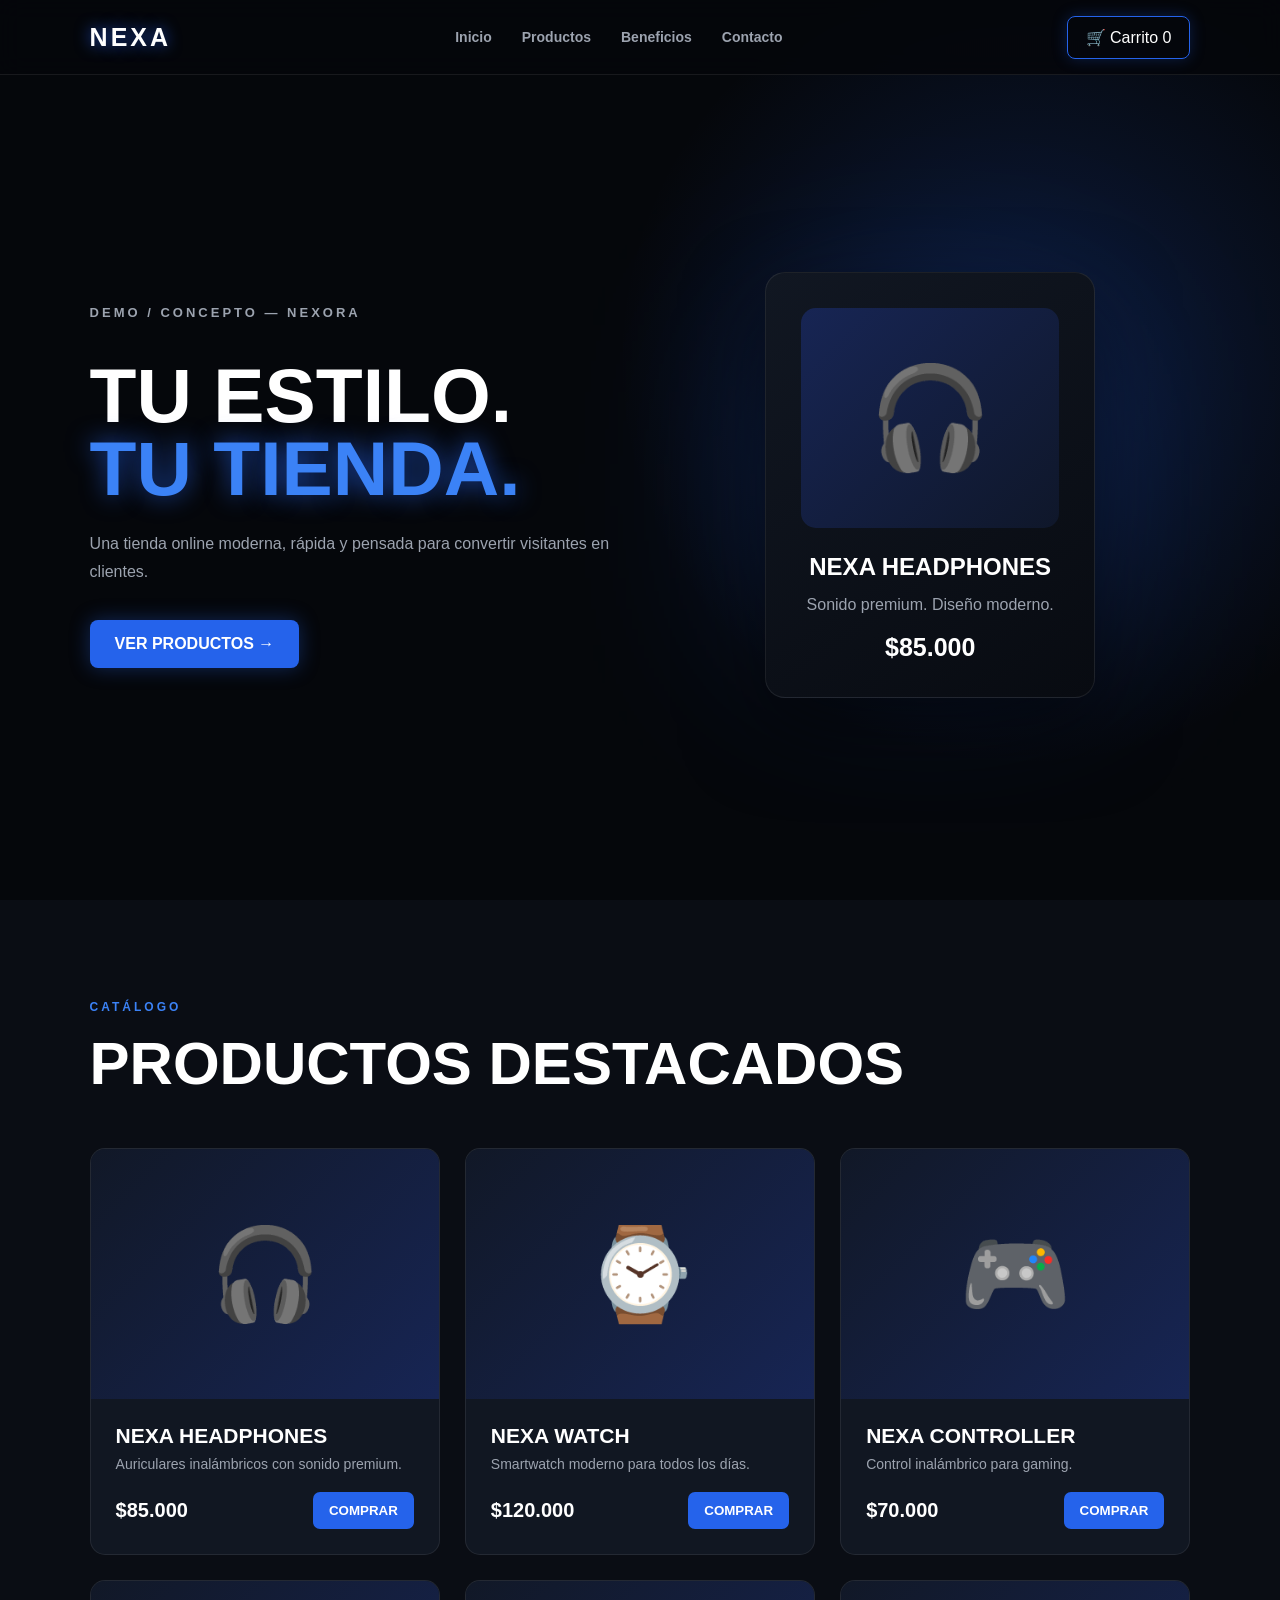
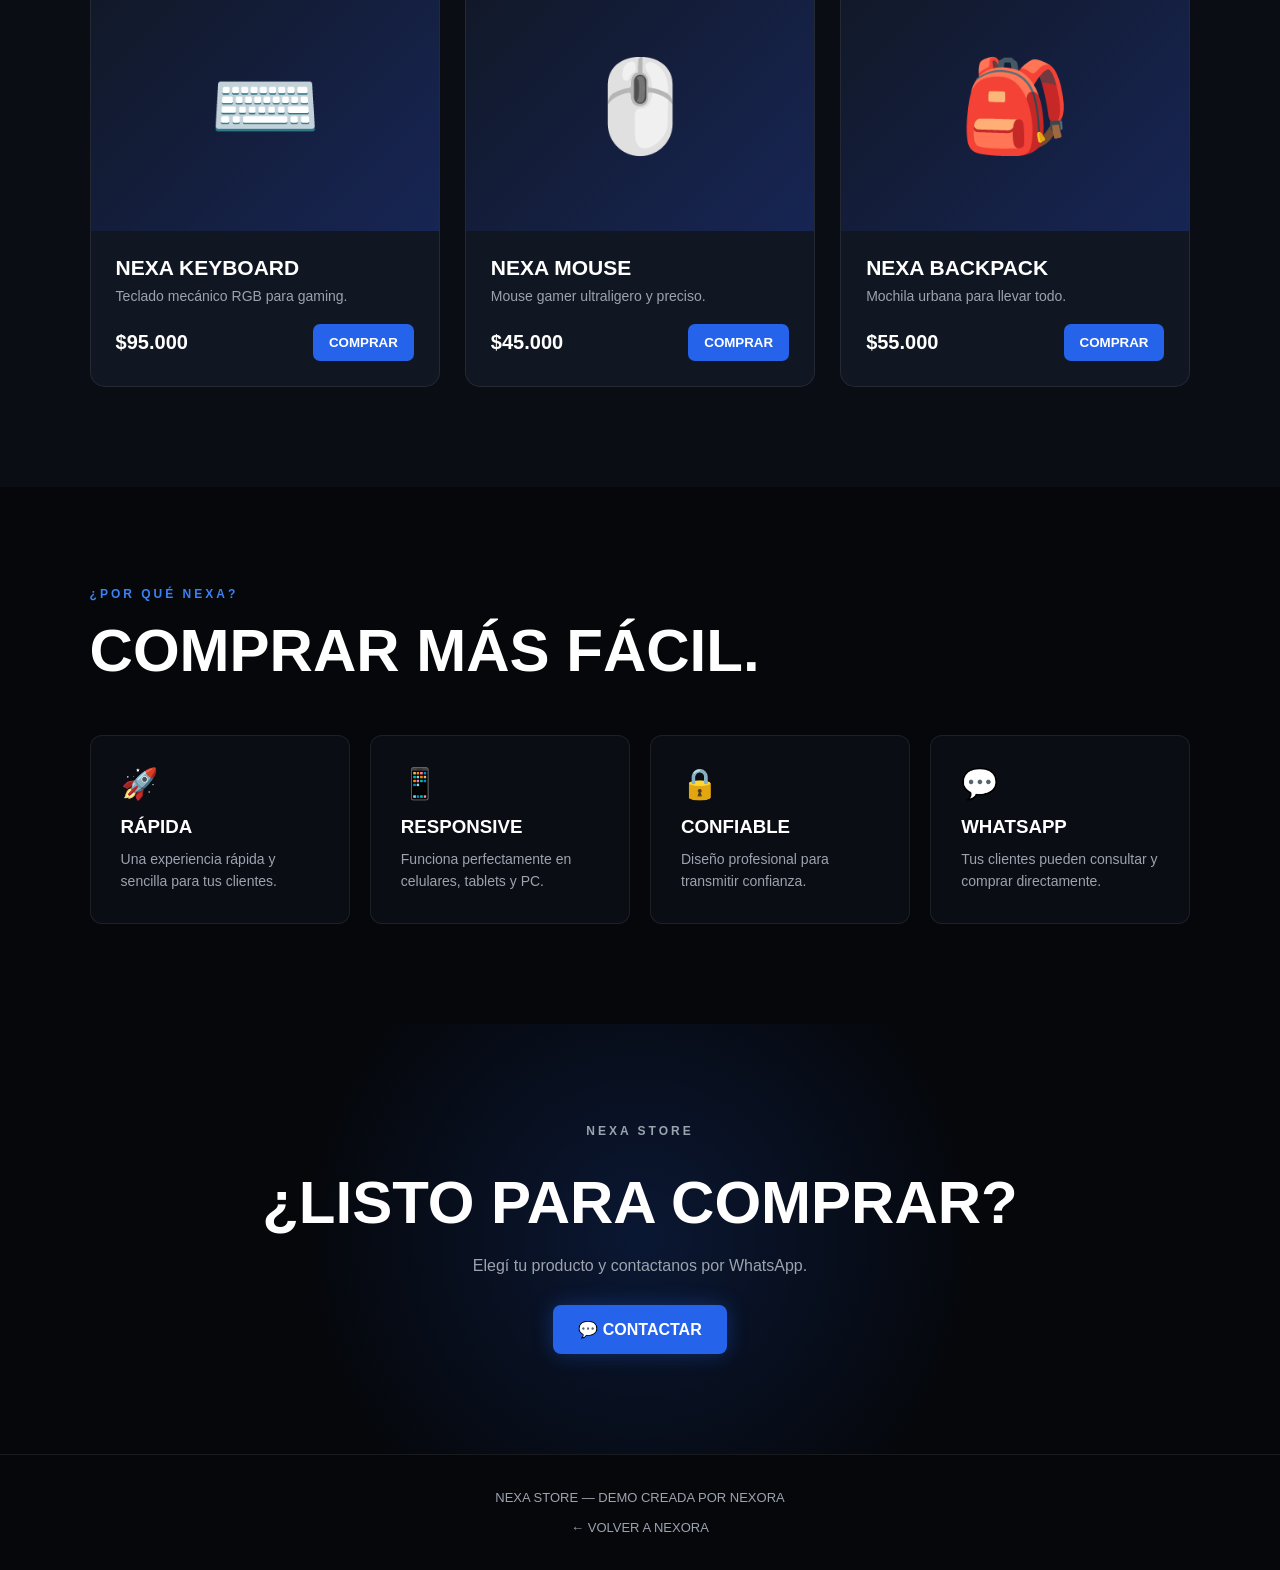
<file: tienda.html>
<!DOCTYPE html>
<html lang="es">
<head>
    <meta charset="UTF-8">
    <meta name="viewport" content="width=device-width, initial-scale=1.0">

    <title>NEXA STORE | Demo NEXORA</title>

    <link rel="stylesheet" href="tienda.css">
</head>

<body>

    <!-- NAVBAR -->
    <header class="navbar">

        <a href="index.html" class="logo">
            NEXA
        </a>

        <nav>
            <a href="#inicio">Inicio</a>
            <a href="#productos">Productos</a>
            <a href="#beneficios">Beneficios</a>
            <a href="#contacto">Contacto</a>
        </nav>

        <a href="#productos" class="cart-button">
            🛒 Carrito <span id="cart-count">0</span>
        </a>

    </header>


    <!-- HERO -->
    <section id="inicio" class="hero">

        <div class="hero-content">

            <p class="hero-label">
                DEMO / CONCEPTO — NEXORA
            </p>

            <h1>
                TU ESTILO.<br>
                <span>TU TIENDA.</span>
            </h1>

            <p>
                Una tienda online moderna, rápida y pensada para
                convertir visitantes en clientes.
            </p>

            <a href="#productos" class="hero-button">
                VER PRODUCTOS →
            </a>

        </div>


        <div class="hero-product">

            <div class="product-glow"></div>

            <div class="product-card">

                <div class="product-image">
                    🎧
                </div>

                <h3>
                    NEXA HEADPHONES
                </h3>

                <p>
                    Sonido premium. Diseño moderno.
                </p>

                <div class="price">
                    $85.000
                </div>

            </div>

        </div>

    </section>


    <!-- PRODUCTOS -->
    <section id="productos" class="section products">

        <p class="section-label">
            CATÁLOGO
        </p>

        <h2>
            PRODUCTOS DESTACADOS
        </h2>


        <div class="product-grid">


            <!-- PRODUCTO 1 -->
            <div class="shop-card">

                <div class="shop-image">
                    🎧
                </div>

                <div class="shop-content">

                    <h3>
                        NEXA HEADPHONES
                    </h3>

                    <p>
                        Auriculares inalámbricos con sonido premium.
                    </p>

                    <div class="shop-bottom">

                        <span class="shop-price">
                            $85.000
                        </span>

                        <button
                            class="buy-button"
                            data-product="NEXA HEADPHONES"
                            data-price="$85.000">
                            COMPRAR
                        </button>

                    </div>

                </div>

            </div>


            <!-- PRODUCTO 2 -->
            <div class="shop-card">

                <div class="shop-image">
                    ⌚
                </div>

                <div class="shop-content">

                    <h3>
                        NEXA WATCH
                    </h3>

                    <p>
                        Smartwatch moderno para todos los días.
                    </p>

                    <div class="shop-bottom">

                        <span class="shop-price">
                            $120.000
                        </span>

                        <button
                            class="buy-button"
                            data-product="NEXA WATCH"
                            data-price="$120.000">
                            COMPRAR
                        </button>

                    </div>

                </div>

            </div>


            <!-- PRODUCTO 3 -->
            <div class="shop-card">

                <div class="shop-image">
                    🎮
                </div>

                <div class="shop-content">

                    <h3>
                        NEXA CONTROLLER
                    </h3>

                    <p>
                        Control inalámbrico para gaming.
                    </p>

                    <div class="shop-bottom">

                        <span class="shop-price">
                            $70.000
                        </span>

                        <button
                            class="buy-button"
                            data-product="NEXA CONTROLLER"
                            data-price="$70.000">
                            COMPRAR
                        </button>

                    </div>

                </div>

            </div>


            <!-- PRODUCTO 4 -->
            <div class="shop-card">

                <div class="shop-image">
                    ⌨️
                </div>

                <div class="shop-content">

                    <h3>
                        NEXA KEYBOARD
                    </h3>

                    <p>
                        Teclado mecánico RGB para gaming.
                    </p>

                    <div class="shop-bottom">

                        <span class="shop-price">
                            $95.000
                        </span>

                        <button
                            class="buy-button"
                            data-product="NEXA KEYBOARD"
                            data-price="$95.000">
                            COMPRAR
                        </button>

                    </div>

                </div>

            </div>


            <!-- PRODUCTO 5 -->
            <div class="shop-card">

                <div class="shop-image">
                    🖱️
                </div>

                <div class="shop-content">

                    <h3>
                        NEXA MOUSE
                    </h3>

                    <p>
                        Mouse gamer ultraligero y preciso.
                    </p>

                    <div class="shop-bottom">

                        <span class="shop-price">
                            $45.000
                        </span>

                        <button
                            class="buy-button"
                            data-product="NEXA MOUSE"
                            data-price="$45.000">
                            COMPRAR
                        </button>

                    </div>

                </div>

            </div>


            <!-- PRODUCTO 6 -->
            <div class="shop-card">

                <div class="shop-image">
                    🎒
                </div>

                <div class="shop-content">

                    <h3>
                        NEXA BACKPACK
                    </h3>

                    <p>
                        Mochila urbana para llevar todo.
                    </p>

                    <div class="shop-bottom">

                        <span class="shop-price">
                            $55.000
                        </span>

                        <button
                            class="buy-button"
                            data-product="NEXA BACKPACK"
                            data-price="$55.000">
                            COMPRAR
                        </button>

                    </div>

                </div>

            </div>

        </div>

    </section>


    <!-- BENEFICIOS -->
    <section id="beneficios" class="section">

        <p class="section-label">
            ¿POR QUÉ NEXA?
        </p>

        <h2>
            COMPRAR MÁS FÁCIL.
        </h2>


        <div class="benefits">

            <div class="benefit">

                <span>🚀</span>

                <h3>
                    RÁPIDA
                </h3>

                <p>
                    Una experiencia rápida y sencilla para tus clientes.
                </p>

            </div>


            <div class="benefit">

                <span>📱</span>

                <h3>
                    RESPONSIVE
                </h3>

                <p>
                    Funciona perfectamente en celulares, tablets y PC.
                  </p>

            </div>


            <div class="benefit">

                <span>🔒</span>

                <h3>
                    CONFIABLE
                </h3>

                <p>
                    Diseño profesional para transmitir confianza.
                </p>

            </div>


            <div class="benefit">

                <span>💬</span>

                <h3>
                    WHATSAPP
                </h3>

                <p>
                    Tus clientes pueden consultar y comprar directamente.
                </p>

            </div>

        </div>

    </section>


    <!-- CTA -->
    <section id="contacto" class="section cta">

        <p class="section-label">
            NEXA STORE
        </p>

        <h2>
            ¿LISTO PARA COMPRAR?
        </h2>

        <p>
            Elegí tu producto y contactanos por WhatsApp.
        </p>

        <a
            href="https://wa.me/543813929798?text=Hola%20NEXORA%2C%20quiero%20consultar%20por%20la%20tienda."
            class="hero-button"
            target="_blank">
            💬 CONTACTAR
        </a>

    </section>


    <!-- FOOTER -->
    <footer>

        <p>
            NEXA STORE — DEMO CREADA POR NEXORA
        </p>

        <br>

        <a href="index.html">
            ← VOLVER A NEXORA
        </a>

    </footer>


    <!-- JAVASCRIPT -->
    <script src="tienda.js"></script>

</body>
</html>
</file>
<file: style.css>
/* =========================
   NEXORA - DISEÑO PRINCIPAL
   ========================= */

* {
    margin: 0;
    padding: 0;
    box-sizing: border-box;
    scroll-behavior: smooth;
}

body {
    font-family: Arial, Helvetica, sans-serif;
    background: #05070b;
    color: #ffffff;
    overflow-x: hidden;
}

/* =========================
   COLORES
   ========================= */

:root {
    --negro: #05070b;
    --negro-2: #0a0d14;
    --azul: #123a78;
    --azul-claro: #2563eb;
    --blanco: #ffffff;
    --gris: #9ca3af;
}


/* =========================
   MENÚ
   ========================= */

.navbar {
    position: fixed;
    top: 0;
    left: 0;
    width: 100%;
    height: 75px;

    display: flex;
    align-items: center;
    justify-content: space-between;

    padding: 0 7%;

    background: rgba(5, 7, 11, 0.85);
    backdrop-filter: blur(12px);

    border-bottom: 1px solid rgba(37, 99, 235, 0.2);

    z-index: 1000;
}

.logo {
    text-decoration: none;
    color: white;

    font-size: 25px;
    font-weight: 900;
    letter-spacing: 4px;

    text-shadow:
        0 0 5px #ffffff,
        0 0 10px #123a78,
        0 0 25px #123a78;

    transition: 0.3s;
}

.logo:hover {
    transform: scale(1.08);

    text-shadow:
        0 0 8px #ffffff,
        0 0 20px #2563eb,
        0 0 40px #123a78;
}

.navbar nav {
    display: flex;
    gap: 30px;
}

.navbar nav a {
    color: #d1d5db;
    text-decoration: none;

    font-size: 14px;
    font-weight: bold;

    transition: 0.3s;
}

.navbar nav a:hover {
    color: white;

    text-shadow:
        0 0 8px #2563eb,
        0 0 15px #123a78;
}


/* =========================
   HERO
   ========================= */

.hero {
    min-height: 100vh;

    display: flex;
    align-items: center;

    padding: 120px 8% 80px;

    position: relative;

    background:
        radial-gradient(
            circle at 80% 40%,
            rgba(18, 58, 120, 0.25),
            transparent 35%
        ),
        #05070b;
}

.hero-content {
    max-width: 850px;
    position: relative;
    z-index: 2;
}

.mini-title {
    color: #4d8cff;

    font-size: 13px;
    font-weight: bold;
    letter-spacing: 4px;

    margin-bottom: 20px;
}

.hero h1 {
    font-size: clamp(50px, 8vw, 100px);
    line-height: 0.95;

    font-weight: 900;
    letter-spacing: -3px;

    margin-bottom: 30px;

    text-shadow:
        0 0 5px #ffffff,
        0 0 15px #123a78,
        0 0 35px #123a78;
}

.hero h1 span {
    color: #ffffff;

    text-shadow:
        0 0 5px #ffffff,
        0 0 15px #2563eb,
        0 0 35px #123a78,
        0 0 60px #123a78;

    animation: led 2s infinite alternate;
}

@keyframes led {

    from {
        text-shadow:
            0 0 5px #ffffff,
            0 0 10px #123a78,
            0 0 20px #123a78;
    }

    to {
        text-shadow:
            0 0 8px #ffffff,
            0 0 20px #2563eb,
            0 0 40px #123a78,
            0 0 65px #123a78;
    }
}

.hero-text {
    max-width: 600px;

    color: #9ca3af;

    font-size: 18px;
    line-height: 1.7;

    margin-bottom: 40px;
}


/* =========================
   BOTONES
   ========================= */

.hero-buttons {
    display: flex;
    gap: 18px;
    flex-wrap: wrap;
}

.btn {
    display: inline-block;

    padding: 16px 28px;

    border-radius: 8px;

    text-decoration: none;

    font-weight: bold;
    font-size: 14px;

    transition: 0.3s;

    cursor: pointer;
}

.btn-primary {
    color: white;

    background: #123a78;

    border: 1px solid #2563eb;

    box-shadow:
        0 0 10px rgba(37, 99, 235, 0.4);
}

.btn-primary:hover {
    transform: translateY(-5px) scale(1.03);

    background: #2563eb;

    box-shadow:
        0 0 15px #2563eb,
        0 0 35px rgba(37, 99, 235, 0.5);
}

.btn-secondary {
    color: white;

    border: 1px solid #303846;

    background: rgba(255, 255, 255, 0.03);
}

.btn-secondary:hover {
    transform: translateY(-5px);

    border-color: #2563eb;

    box-shadow:
        0 0 20px rgba(37, 99, 235, 0.3);
}


/* =========================
   EFECTO DE LUZ
   ========================= */

.hero-glow {
    position: absolute;

    width: 400px;
    height: 400px;

    right: 5%;
    top: 25%;

    border-radius: 50%;

    background: rgba(18, 58, 120, 0.15);

    filter: blur(80px);

    animation: floatingGlow 5s infinite alternate;
}

@keyframes floatingGlow {

    from {
        transform: translateY(-20px);
    }

    to {
        transform: translateY(30px);
    }
}


/* =========================
   SECCIONES
   ========================= */

.section {
    padding: 120px 8%;

    background: #05070b;
}

.section-label {
    text-align: center;

    color: #4d8cff;

    font-size: 12px;
    font-weight: bold;

    letter-spacing: 4px;

    margin-bottom: 15px;
}

.section h2 {
    text-align: center;

    font-size: clamp(40px, 6vw, 65px);

    margin-bottom: 60px;

    text-shadow:
        0 0 10px rgba(37, 99, 235, 0.5);
}


/* =========================
   TARJETAS DE SERVICIOS
   ========================= */

.cards {
    display: grid;

    grid-template-columns:
        repeat(3, 1fr);

    gap: 25px;

    max-width: 1200px;

    margin: auto;
}

.card {
    padding: 40px 30px;

    background:
        linear-gradient(
            145deg,
            #0d111a,
            #080a10
        );

    border: 1px solid #1c2638;

    border-radius: 15px;

    transition: 0.4s;

    position: relative;

    overflow: hidden;
}

.card::before {
    content: "";

    position: absolute;

    width: 100%;
    height: 2px;

    top: 0;
    left: -100%;

    background: #2563eb;

    box-shadow: 0 0 15px #2563eb;

    transition: 0.5s;
}

.card:hover::before {
    left: 0;
}

.card:hover {
    transform: translateY(-12px);

    border-color: #2563eb;

    box-shadow:
        0 10px 40px rgba(18, 58, 120, 0.25);
}

.card-icon {
    font-size: 40px;
    margin-bottom: 25px;
}

.card h3 {
    font-size: 20px;
    margin-bottom: 15px;
}

.card p {
    color: #9ca3af;
    line-height: 1.7;
}


/* =========================
   PROYECTOS
   ========================= */

.projects {
    background: #080b12;
}

.projects-description {
    max-width: 650px;
    margin: -35px auto 55px;
    text-align: center;
    color: #9ca3af;
    line-height: 1.7;
}

.projects-grid {
    display: grid;
    grid-template-columns: repeat(2, 1fr);
    gap: 30px;
    max-width: 1100px;
    margin: auto;
}

.project {
    background: #0b0f17;
    border: 1px solid #1c2638;
    border-radius: 18px;
    overflow: hidden;
    transition: 0.4s;
    position: relative;
}

.project:hover {
    transform: translateY(-12px);
    border-color: #2563eb;

    box-shadow:
        0 15px 45px rgba(37, 99, 235, 0.25);
}


/* IMAGEN / DEMO */

.project-image {
    height: 260px;

    display: flex;
    align-items: center;
    justify-content: center;

    font-size: 75px;

    position: relative;
    overflow: hidden;
}

.project-image::after {
    content: "NEXORA";
    
    position: absolute;

    bottom: 15px;
    right: 20px;

    font-size: 12px;
    font-weight: bold;
    letter-spacing: 3px;

    color: rgba(255,255,255,0.5);
}


/* DIFERENTES DISEÑOS */

.barber {
    background:
        radial-gradient(
            circle at center,
            #2563eb,
            #0b1220 45%,
            #05070b 80%
        );
}

.restaurant {
    background:
        radial-gradient(
            circle at center,
            #123a78,
            #0b111d 45%,
            #05070b 80%
        );
}

.store {
    background:
        radial-gradient(
            circle at center,
            #1d4ed8,
            #0a1020 45%,
            #05070b 80%
        );
}

.business {
    background:
        radial-gradient(
            circle at center,
            #172554,
            #080d18 45%,
            #05070b 80%
        );
}


/* CONTENIDO */

.project-content {
    padding: 25px;
}

.project-content span {
    color: #4d8cff;

    font-size: 11px;
    font-weight: bold;

    letter-spacing: 2px;
}

.project-content h3 {
    font-size: 24px;
    margin: 10px 0;
}

.project-content p {
    color: #9ca3af;
    line-height: 1.6;
    margin-bottom: 20px;
}

.project-content a {
    color: white;

    text-decoration: none;

    font-size: 13px;
    font-weight: bold;

    transition: 0.3s;
}

.project-content a:hover {
    color: #4d8cff;

    text-shadow:
        0 0 10px #2563eb;
}


/* EFECTO DE LUZ */

.project:hover .project-image {
    box-shadow:
        inset 0 0 60px rgba(37, 99, 235, 0.25);
}

.project:hover .project-image {
    transform: scale(1.02);
    transition: 0.5s;
}

/* =========================
   PRECIOS
   ========================= */

.pricing {
    display: grid;

    grid-template-columns:
        repeat(3, 1fr);

    gap: 25px;

    max-width: 1200px;

    margin: auto;
}

.price-card {
    position: relative;

    padding: 40px 30px;

    background: #0b0f17;

    border: 1px solid #1c2638;

    border-radius: 15px;

    transition: 0.4s;
}

.price-card:hover {
    transform: translateY(-10px);

    border-color: #2563eb;

    box-shadow:
        0 10px 40px rgba(37, 99, 235, 0.2);
}

.price-card.featured {
    border-color: #2563eb;

    box-shadow:
        0 0 30px rgba(37, 99, 235, 0.15);
}

.popular {
    position: absolute;

    top: -13px;
    left: 50%;

    transform: translateX(-50%);

    background: #2563eb;

    padding: 6px 15px;

    border-radius: 20px;

    font-size: 11px;
    font-weight: bold;
}

.price-card h3 {
    font-size: 20px;
}

.price {
    font-size: 45px;

    font-weight: 900;

    margin: 20px 0;

    color: white;

    text-shadow:
        0 0 15px #123a78;
}

.price-card p {
    color: #9ca3af;

    line-height: 1.6;
}

.price-card ul {
    list-style: none;

    margin: 30px 0;
}

.price-card li {
    margin: 15px 0;

    color: #d1d5db;
}

.price-button {
    display: block;

    text-align: center;

    padding: 14px;

    border-radius: 8px;

    background: #123a78;

    color: white;

    text-decoration: none;

    font-weight: bold;

    transition: 0.3s;
}

.price-button:hover {
    background: #2563eb;

    box-shadow:
        0 0 20px rgba(37, 99, 235, 0.6);

    transform: scale(1.03);
}


/* =========================
   CONTACTO
   ========================= */

.contact {
    text-align: center;

    padding: 140px 8%;

    background:
        radial-gradient(
            circle at center,
            rgba(18, 58, 120, 0.2),
            transparent 50%
        ),
        #05070b;
}

.contact h2 {
    max-width: 850px;

    margin: 0 auto 25px;

    font-size: clamp(40px, 7vw, 75px);

    line-height: 1;
}

.contact h2 span {
    color: #ffffff;

    text-shadow:
        0 0 10px #2563eb,
        0 0 30px #123a78;
}

.contact > p:not(.section-label) {
    max-width: 600px;

    margin: 0 auto 40px;

    color: #9ca3af;

    line-height: 1.7;
}

.contact-button {
    display: inline-block;

    padding: 18px 35px;

    background: #123a78;

    color: white;

    text-decoration: none;

    font-weight: bold;

    border-radius: 8px;

    border: 1px solid #2563eb;

    transition: 0.3s;

    box-shadow:
        0 0 15px rgba(37, 99, 235, 0.4);
}

.contact-button:hover {
    transform: scale(1.06);

    background: #2563eb;

    box-shadow:
        0 0 20px #2563eb,
        0 0 45px rgba(37, 99, 235, 0.4);
}


/* =========================
   FOOTER
   ========================= */

footer {
    padding: 60px 8% 30px;

    text-align: center;

    background: #030407;

    border-top: 1px solid #151c29;
}

.footer-logo {
    font-size: 25px;

    font-weight: 900;

    letter-spacing: 5px;

    margin-bottom: 10px;

    text-shadow:
        0 0 10px #123a78;
}

footer > p {
    color: #6b7280;
}

.social {
    display: flex;

    justify-content: center;

    gap: 25px;

    margin: 30px 0;
}

.social a {
    color: #9ca3af;

    text-decoration: none;

    font-size: 13px;

    font-weight: bold;

    transition: 0.3s;
}

.social a:hover {
    color: #2563eb;

    text-shadow:
        0 0 10px #2563eb;
}

.copyright {
    font-size: 12px;

    margin-top: 30px;
}


/* =========================
   CELULARES
   ========================= */

@media (max-width: 900px) {
.cards,
.projects-grid,
.pricing {
    grid-template-columns: 1fr;
}
    .navbar {
        padding: 0 5%;
    }

    .navbar nav {
        gap: 12px;
    }

    .navbar nav a {
        font-size: 11px;
    }

    .cards,
    .projects-grid,
    .pricing {
        grid-template-columns: 1fr;
    }

    .hero {
        padding-left: 6%;
        padding-right: 6%;
    }

    .hero h1 {
        letter-spacing: -2px;
    }

}

@media (max-width: 600px) {

    .navbar {
        height: auto;

        padding: 20px;

        flex-direction: column;

        gap: 15px;
    }

    .navbar nav {
        flex-wrap: wrap;

        justify-content: center;
    }

    .hero {
        padding-top: 160px;
    }

    .hero-buttons {
        flex-direction: column;
    }

    .btn {
        text-align: center;
    }

    .section {
        padding: 90px 6%;
    }

}
/* =========================
   POR QUÉ NEXORA
   ========================= */

.advantages {
    background: #05070b;
}

.advantages-grid {
    max-width: 1100px;
    margin: auto;

    display: grid;
    grid-template-columns: repeat(2, 1fr);

    gap: 25px;
}

.advantage {
    position: relative;

    padding: 35px;

    background: linear-gradient(
        145deg,
        #0d111a,
        #080a10
    );

    border: 1px solid #1c2638;
    border-radius: 15px;

    overflow: hidden;

    transition: 0.4s;
}

.advantage:hover {
    transform: translateY(-8px);

    border-color: #2563eb;

    box-shadow:
        0 10px 40px rgba(37, 99, 235, 0.2);
}

.advantage-number {
    font-size: 14px;
    font-weight: bold;

    color: #2563eb;

    letter-spacing: 3px;

    margin-bottom: 20px;
}

.advantage h3 {
    font-size: 22px;
    margin-bottom: 12px;
}

.advantage p {
    color: #9ca3af;
    line-height: 1.7;
}


/* Línea LED */

.advantage::before {
    content: "";

    position: absolute;

    left: 0;
    top: 0;

    width: 0;
    height: 2px;

    background: #2563eb;

    box-shadow: 0 0 15px #2563eb;

    transition: 0.5s;
}

.advantage:hover::before {
    width: 100%;
}


/* CELULAR */

@media (max-width: 900px) {

    .advantages-grid {
        grid-template-columns: 1fr;
    }

}
/* =========================
   FORMULARIO DE CONTACTO
   ========================= */

.contact-form {
    max-width: 750px;
    margin: 45px auto 0;
}

.form-row {
    display: grid;
    grid-template-columns: 1fr 1fr;
    gap: 15px;
}

.contact-form input,
.contact-form select,
.contact-form textarea {
    width: 100%;

    padding: 16px 18px;
    margin-bottom: 15px;

    background: #080b12;
    color: white;

    border: 1px solid #1c2638;
    border-radius: 8px;

    outline: none;

    font-family: inherit;
    font-size: 14px;

    transition: 0.3s;
}

.contact-form input:focus,
.contact-form select:focus,
.contact-form textarea:focus {
    border-color: #2563eb;

    box-shadow:
        0 0 15px rgba(37, 99, 235, 0.2);
}

.contact-form textarea {
    resize: vertical;
    min-height: 130px;
}

.contact-form select {
    cursor: pointer;
}

.contact-form option {
    background: #080b12;
    color: white;
}

.contact-form .contact-button {
    border: 1px solid #2563eb;
    cursor: pointer;
    font-family: inherit;
    font-size: 14px;
}


/* CELULAR */

@media (max-width: 600px) {

    .form-row {
        grid-template-columns: 1fr;
    }

}
/* =========================
   MENÚ MÓVIL
   ========================= */

.menu-toggle {
    display: none;

    background: transparent;
    border: none;

    color: white;

    font-size: 28px;

    cursor: pointer;

    transition: 0.3s;
}

.menu-toggle:hover {
    color: #2563eb;

    text-shadow:
        0 0 10px #2563eb;
}


/* CELULAR */

@media (max-width: 600px) {

    .navbar {
        position: fixed;

        height: 70px;

        padding: 0 20px;

        flex-direction: row;

        justify-content: space-between;
    }

    .menu-toggle {
        display: block;
    }

    .navbar nav {
        position: absolute;

        top: 70px;
        left: 0;

        width: 100%;

        display: flex;
        flex-direction: column;

        gap: 0;

        background: rgba(5, 7, 11, 0.97);

        border-bottom: 1px solid #1c2638;

        max-height: 0;

        overflow: hidden;

        transition: 0.4s ease;
    }

    .navbar nav.active {
        max-height: 350px;
    }

    .navbar nav a {
        width: 100%;

        padding: 18px;

        text-align: center;

        border-bottom: 1px solid #151c29;
    }

    .navbar nav a:hover {
        background: rgba(37, 99, 235, 0.1);
    }

}
/* =========================
   ESTADÍSTICAS
   ========================= */

.stats {
    display: grid;
    grid-template-columns: repeat(4, 1fr);

    padding: 70px 8%;

    background: #080b12;

    border-top: 1px solid #151c29;
    border-bottom: 1px solid #151c29;
}

.stat {
    text-align: center;

    padding: 20px;

    border-right: 1px solid #1c2638;
}

.stat:last-child {
    border-right: none;
}

.stat strong {
    display: block;

    font-size: 45px;
    font-weight: 900;

    color: white;

    text-shadow:
        0 0 10px #2563eb,
        0 0 25px #123a78;

    margin-bottom: 10px;
}

.stat span {
    color: #6b7280;

    font-size: 11px;
    font-weight: bold;

    letter-spacing: 2px;
}


/* CELULAR */

@media (max-width: 700px) {

    .stats {
        grid-template-columns: repeat(2, 1fr);
    }

    .stat {
        border-right: none;
        border-bottom: 1px solid #1c2638;
    }

}
/* =========================
   SOLUCIONES
   ========================= */

.solutions {
    background: #080b12;
}

.solutions-grid {
    max-width: 1200px;
    margin: auto;

    display: grid;
    grid-template-columns: repeat(3, 1fr);

    gap: 20px;
}

.solution {
    position: relative;

    padding: 30px;

    background: #0b0f17;

    border: 1px solid #1c2638;
    border-radius: 15px;

    overflow: hidden;

    transition: 0.4s;
}

.solution:hover {
    transform: translateY(-10px);

    border-color: #2563eb;

    box-shadow:
        0 10px 35px rgba(37, 99, 235, 0.2);
}

.solution::before {
    content: "";

    position: absolute;

    top: 0;
    left: -100%;

    width: 100%;
    height: 2px;

    background: #2563eb;

    box-shadow: 0 0 15px #2563eb;

    transition: 0.5s;
}

.solution:hover::before {
    left: 0;
}

.solution-icon {
    font-size: 45px;
    margin-bottom: 20px;
}

.solution > span {
    color: #4d8cff;

    font-size: 11px;
    font-weight: bold;

    letter-spacing: 2px;
}

.solution h3 {
    font-size: 21px;
    margin: 10px 0 15px;
}

.solution p {
    color: #9ca3af;

    line-height: 1.6;

    margin-bottom: 25px;
}

.solution a {
    color: white;

    text-decoration: none;

    font-size: 12px;
    font-weight: bold;

    transition: 0.3s;
}

.solution a:hover {
    color: #4d8cff;

    text-shadow:
        0 0 10px #2563eb;
}


/* CELULAR */

@media (max-width: 900px) {

    .solutions-grid {
        grid-template-columns: repeat(2, 1fr);
    }

}

@media (max-width: 600px) {

    .solutions-grid {
        grid-template-columns: 1fr;
    }

}
</file>
<file: restaurante.css>
:root {
    --black: #070707;
    --black-2: #0d0d0f;
    --black-3: #151518;

    --gold: #d4a84f;
    --gold-light: #f0c96a;

    --white: #ffffff;
    --gray: #a1a1aa;

    --border: rgba(255, 255, 255, 0.09);
}

* {
    margin: 0;
    padding: 0;
    box-sizing: border-box;
    scroll-behavior: smooth;
}

body {
    background: var(--black);
    color: var(--white);
    font-family: Georgia, "Times New Roman", serif;
    overflow-x: hidden;
}

a {
    color: inherit;
    text-decoration: none;
}


/* =========================
   NAVBAR
========================= */

.navbar {
    position: fixed;
    top: 0;
    left: 0;

    width: 100%;
    height: 76px;

    padding: 0 7%;

    display: flex;
    align-items: center;
    justify-content: space-between;

    background: rgba(7, 7, 7, 0.88);
    backdrop-filter: blur(15px);

    border-bottom: 1px solid var(--border);

    z-index: 1000;
}

.logo {
    font-size: 25px;
    font-weight: bold;
    letter-spacing: 5px;

    color: var(--gold-light);

    text-shadow:
        0 0 15px rgba(212, 168, 79, 0.35);
}

.navbar nav {
    display: flex;
    gap: 30px;
}

.navbar nav a {
    color: var(--gray);

    font-family: Arial, sans-serif;

    font-size: 12px;
    font-weight: bold;

    letter-spacing: 1px;

    transition: 0.3s;
}

.navbar nav a:hover {
    color: var(--gold-light);
}

.nav-button {
    padding: 11px 20px;

    border: 1px solid var(--gold);

    color: var(--gold-light);

    font-family: Arial, sans-serif;

    font-size: 11px;
    font-weight: bold;

    letter-spacing: 1px;

    transition: 0.3s;
}

.nav-button:hover {
    background: var(--gold);
    color: #080808;

    box-shadow:
        0 0 25px rgba(212, 168, 79, 0.3);
}


/* =========================
   HERO
========================= */

.hero {
    min-height: 100vh;

    padding: 150px 8% 80px;

    display: grid;

    grid-template-columns: 1fr 1fr;

    align-items: center;

    gap: 60px;

    position: relative;

    background:
        radial-gradient(
            circle at 80% 50%,
            rgba(212, 168, 79, 0.12),
            transparent 35%
        );
}

.hero::after {
    content: "";

    position: absolute;

    width: 500px;
    height: 500px;

    right: -200px;
    top: 100px;

    background: var(--gold);

    filter: blur(200px);

    opacity: 0.08;

    pointer-events: none;
}

.hero-content {
    position: relative;
    z-index: 2;
}

.badge {
    display: inline-block;

    padding: 8px 13px;

    margin-bottom: 25px;

    border: 1px solid rgba(212, 168, 79, 0.5);

    color: var(--gold-light);

    font-family: Arial, sans-serif;

    font-size: 10px;
    font-weight: bold;

    letter-spacing: 2px;
}

.small-title {
    color: var(--gold-light);

    font-family: Arial, sans-serif;

    font-size: 12px;
    font-weight: bold;

    letter-spacing: 5px;

    margin-bottom: 20px;
}

.hero h1 {
    max-width: 700px;

    font-size: clamp(48px, 6vw, 82px);

    line-height: 0.95;

    font-weight: normal;

    letter-spacing: -2px;

    margin-bottom: 30px;
}

.hero h1 span {
    display: block;

    color: var(--gold-light);

    font-style: italic;
}

.hero-text {
    max-width: 520px;

    color: var(--gray);

    font-family: Arial, sans-serif;

    font-size: 16px;

    line-height: 1.7;

    margin-bottom: 35px;
}

.hero-buttons {
    display: flex;

    gap: 15px;

    flex-wrap: wrap;
}

.primary-button,
.secondary-button {
    display: inline-flex;

    align-items: center;
    justify-content: center;

    padding: 15px 25px;

    font-family: Arial, sans-serif;

    font-size: 11px;
    font-weight: bold;

    letter-spacing: 1px;

    transition: 0.3s;
}

.primary-button {
    background: var(--gold);

    color: #080808;

    box-shadow:
        0 0 25px rgba(212, 168, 79, 0.18);
}

.primary-button:hover {
    background: var(--gold-light);

    transform: translateY(-3px);

    box-shadow:
        0 0 35px rgba(212, 168, 79, 0.4);
}

.secondary-button {
    border: 1px solid var(--border);

    color: var(--gray);
}

.secondary-button:hover {
    color: var(--gold-light);

    border-color: var(--gold);

    transform: translateY(-3px);
}


/* =========================
   HERO VISUAL
========================= */

.hero-visual {
    min-height: 500px;

    display: flex;

    align-items: center;
    justify-content: center;

    position: relative;
}

.food-circle {
    position: absolute;

    width: 380px;
    height: 380px;

    border-radius: 50%;

    border: 1px solid rgba(212, 168, 79, 0.3);

    box-shadow:
        0 0 100px rgba(212, 168, 79, 0.12),
        inset 0 0 80px rgba(212, 168, 79, 0.06);

    animation: pulse 4s ease-in-out infinite;
}

.food-circle::before {
    content: "";

    position: absolute;

    inset: 35px;

    border-radius: 50%;

    border: 1px solid rgba(212, 168, 79, 0.18);
}

.food-circle::after {
    content: "";

    position: absolute;

    inset: 80px;

    border-radius: 50%;

    border: 1px solid rgba(212, 168, 79, 0.12);
}

.restaurant-card {
    width: 280px;
    height: 370px;

    display: flex;

    flex-direction: column;

    align-items: center;
    justify-content: center;

    position: relative;

    border: 1px solid rgba(212, 168, 79, 0.3);

    background:
        linear-gradient(
            145deg,
            #1b1813,
            #080808
        );

    box-shadow:
        20px 25px 70px rgba(0, 0, 0, 0.7),
        0 0 50px rgba(212, 168, 79, 0.08);

    transform: rotate(-4deg);

    animation: floating 5s ease-in-out infinite;
}

.restaurant-card::before {
    content: "✦";

    position: absolute;

    font-size: 160px;

    color: var(--gold);

    opacity: 0.035;
}

.restaurant-card span {
    color: var(--gold-light);

    font-family: Arial, sans-serif;

    font-size: 13px;

    letter-spacing: 8px;

    margin-bottom: 12px;
}

.restaurant-card strong {
    font-size: 48px;

    font-weight: normal;

    letter-spacing: 4px;
}

.restaurant-card small {
    margin-top: 25px;

    color: var(--gray);

    font-family: Arial, sans-serif;

    font-size: 8px;

    letter-spacing: 3px;
}


/* =========================
   INTRO
========================= */

.intro {
    padding: 120px 8%;

    text-align: center;

    background: var(--black-2);

    border-top: 1px solid var(--border);
    border-bottom: 1px solid var(--border);
}

.intro-content {
    max-width: 750px;

    margin: auto;
}

.section-label {
    color: var(--gold-light);

    font-family: Arial, sans-serif;

    font-size: 10px;
    font-weight: bold;

    letter-spacing: 4px;

    margin-bottom: 18px;
}

.intro h2,
.section h2,
.gallery-section h2,
.contact h2 {
    font-size: clamp(38px, 5vw, 62px);

    font-weight: normal;

    line-height: 1;

    margin-bottom: 25px;
}

.intro h2 span,
.section h2 span,
.gallery-section h2 span,
.contact h2 span {
    color: var(--gold-light);

    font-style: italic;
}

.intro p:not(.section-label) {
    color: var(--gray);

    font-family: Arial, sans-serif;

    font-size: 16px;

    line-height: 1.8;
}


/* =========================
   SECTION
========================= */

.section {
    padding: 120px 8%;

    background: var(--black);
}

.section-description {
    color: var(--gray);

    font-family: Arial, sans-serif;

    margin-bottom: 50px;

    line-height: 1.6;
}


/* =========================
   MENU
========================= */

.menu-grid {
    display: grid;

    grid-template-columns: repeat(3, 1fr);

    gap: 20px;
}

.food-card {
    background: var(--black-3);

    border: 1px solid var(--border);

    transition: 0.35s;

    overflow: hidden;
}

.food-card:hover {
    transform: translateY(-8px);

    border-color: rgba(212, 168, 79, 0.45);

    box-shadow:
        0 20px 45px rgba(0, 0, 0, 0.4);
}

.food-image {
    height: 210px;

    display: flex;

    align-items: center;
    justify-content: center;

    font-size: 75px;

    position: relative;
}

.food-image::after {
    content: "";

    position: absolute;

    inset: 0;

    background:
        radial-gradient(
            circle,
            transparent 20%,
            rgba(0, 0, 0, 0.35)
        );
}

.food-one {
    background:
        radial-gradient(circle, #59442a, #19130c 70%);
}

.food-two {
    background:
        radial-gradient(circle, #593529, #160d0a 70%);
}

.food-three {
    background:
        radial-gradient(circle, #4d3928, #100d09 70%);
}

.food-four {
    background:
        radial-gradient(circle, #4a2824, #100909 70%);
}

.food-five {
    background:
        radial-gradient(circle, #253f45, #080d0e 70%);
}

.food-six {
    background:
        radial-gradient(circle, #55352e, #110a09 70%);
}

.food-info {
    padding: 25px;
}

.food-title {
    display: flex;

    justify-content: space-between;

    align-items: center;

    gap: 15px;

    margin-bottom: 15px;
}

.food-title h3 {
    font-size: 17px;

    font-weight: normal;

    letter-spacing: 1px;
}

.food-title strong {
    color: var(--gold-light);

    font-family: Arial, sans-serif;

    font-size: 15px;

    white-space: nowrap;
}

.food-info p {
    color: var(--gray);

    font-family: Arial, sans-serif;

    font-size: 13px;

    line-height: 1.6;
}


/* =========================
   FEATURED
========================= */

.featured-section {
    padding: 110px 8%;

    display: grid;

    grid-template-columns: 1fr 1fr;

    gap: 60px;

    align-items: center;

    background:
        linear-gradient(
            135deg,
            #17130d,
            #080808
        );

    border-top: 1px solid var(--border);
    border-bottom: 1px solid var(--border);
}

.featured-content > p:not(.section-label) {
    max-width: 500px;

    color: var(--gray);

    font-family: Arial, sans-serif;

    line-height: 1.7;

    margin-bottom: 25px;
}

.featured-price {
    color: var(--gold-light);

    font-size: 28px;

    margin-bottom: 30px;
}

.featured-visual {
    min-height: 400px;

    display: flex;

    align-items: center;
    justify-content: center;
}

.featured-food {
    width: 300px;
    height: 300px;

    border-radius: 50%;

    display: flex;

    align-items: center;
    justify-content: center;

    font-size: 100px;

    background:
        radial-gradient(
            circle at 50% 40%,
            #6d5130,
            #24190e 55%,
            #080808 75%
        );

    border: 1px solid rgba(212, 168, 79, 0.4);

    box-shadow:
        0 0 80px rgba(212, 168, 79, 0.15);

    animation: floating 5s ease-in-out infinite;
}


/* =========================
   GALLERY
========================= */

.gallery-section {
    padding: 120px 8%;

    background: var(--black-2);
}

.gallery-grid {
    display: grid;

    grid-template-columns: repeat(4, 1fr);

    gap: 15px;

    margin-top: 50px;
}

.gallery-item {
    height: 300px;

    display: flex;

    align-items: flex-end;

    padding: 25px;

    position: relative;

    overflow: hidden;

    border: 1px solid var(--border);

    transition: 0.35s;
}

.gallery-item::before {
    content: "";

    position: absolute;

    inset: 0;

    background:
        linear-gradient(
            to top,
            rgba(0, 0, 0, 0.8),
            transparent 60%
        );
}

.gallery-item span {
    position: relative;

    z-index: 2;

    color: var(--white);

    font-family: Arial, sans-serif;

    font-size: 11px;
    font-weight: bold;

    letter-spacing: 4px;
}

.gallery-one {
    background:
        linear-gradient(
            145deg,
            #4a3926,
            #0d0a07
        );
}

.gallery-two {
    background:
        linear-gradient(
            145deg,
            #532e25,
            #0e0807
        );
}

.gallery-three {
    background:
        linear-gradient(
            145deg,
            #263d39,
            #070c0b
        );
}

.gallery-four {
    background:
        linear-gradient(
            145deg,
            #4b3b26,
            #090806
        );
}

.gallery-item:hover {
    transform: scale(1.02);

    border-color: rgba(212, 168, 79, 0.5);

    box-shadow:
        0 15px 40px rgba(0, 0, 0, 0.5);
}


/* =========================
   REVIEWS
========================= */

.reviews-grid {
    display: grid;

    grid-template-columns: repeat(3, 1fr);

    gap: 20px;

    margin-top: 50px;
}

.review {
    padding: 30px;

    background: var(--black-3);

    border: 1px solid var(--border);

    transition: 0.3s;
}

.review:hover {
    transform: translateY(-5px);

    border-color: rgba(212, 168, 79, 0.4);
}

.stars {
    color: var(--gold-light);

    letter-spacing: 4px;

    margin-bottom: 20px;
}

.review p {
    color: #d4d4d8;

    font-family: Arial, sans-serif;

    font-size: 14px;

    line-height: 1.7;

    margin-bottom: 25px;
}

.review strong {
    color: var(--gold-light);

    font-family: Arial, sans-serif;

    font-size: 12px;
}

.demo-note {
    margin-top: 30px;

    color: #52525b;

    font-family: Arial, sans-serif;

    font-size: 10px;
}


/* =========================
   INFO
========================= */

.info-section {
    padding: 70px 8%;

    display: grid;

    grid-template-columns: repeat(3, 1fr);

    gap: 20px;

    background: #080808;

    border-top: 1px solid var(--border);
    border-bottom: 1px solid var(--border);
}

.info-box {
    padding: 30px;

    text-align: center;

    border: 1px solid var(--border);
}

.info-box > span {
    display: block;

    font-size: 28px;

    margin-bottom: 15px;
}

.info-box h3 {
    font-family: Arial, sans-serif;

    font-size: 12px;

    letter-spacing: 2px;

    margin-bottom: 10px;
}

.info-box p {
    color: var(--gray);

    font-family: Arial, sans-serif;

    font-size: 13px;

    line-height: 1.6;
}


/* =========================
   CONTACT
========================= */

.contact {
    padding: 150px 8%;

    text-align: center;

    background:
        radial-gradient(
            circle at center,
            rgba(212, 168, 79, 0.1),
            transparent 45%
        );
}

.contact h2 {
    max-width: 850px;

    margin-left: auto;
    margin-right: auto;
}

.contact > p:not(.section-label) {
    color: var(--gray);

    font-family: Arial, sans-serif;

    max-width: 500px;

    line-height: 1.7;

    margin: 0 auto 35px;
}


/* =========================
   FOOTER
========================= */

footer {
    padding: 45px 8%;

    display: grid;

    grid-template-columns: 1fr auto;

    gap: 25px;

    align-items: center;

    background: #030303;

    border-top: 1px solid var(--border);
}

footer h3 {
    color: var(--gold-light);

    letter-spacing: 4px;

    margin-bottom: 8px;
}

footer p {
    color: var(--gray);

    font-family: Arial, sans-serif;

    font-size: 12px;
}

footer > a {
    color: var(--gold-light);

    font-family: Arial, sans-serif;

    font-size: 11px;
    font-weight: bold;

    letter-spacing: 1px;
}

.copyright {
    grid-column: 1 / -1;

    padding-top: 20px;

    border-top: 1px solid var(--border);

    text-align: center;
}


/* =========================
   ANIMACIONES
========================= */

@keyframes floating {

    0%,
    100% {
        transform: translateY(0) rotate(-4deg);
    }

    50% {
        transform: translateY(-15px) rotate(-4deg);
    }
}

@keyframes pulse {

    0%,
    100% {
        transform: scale(1);

        opacity: 0.8;
    }

    50% {
        transform: scale(1.05);

        opacity: 1;
    }
}


/* =========================
   RESPONSIVE
========================= */

@media (max-width: 1000px) {

    .hero {
        grid-template-columns: 1fr;

        text-align: center;

        padding-left: 5%;
        padding-right: 5%;
    }

    .hero-text {
        margin-left: auto;
        margin-right: auto;
    }

    .hero-buttons {
        justify-content: center;
    }

    .hero-visual {
        min-height: 430px;
    }

    .menu-grid {
        grid-template-columns: repeat(2, 1fr);
    }

    .gallery-grid {
        grid-template-columns: repeat(2, 1fr);
    }

    .reviews-grid {
        grid-template-columns: 1fr;
    }

    .featured-section {
        grid-template-columns: 1fr;

        text-align: center;
    }

    .featured-content > p:not(.section-label) {
        margin-left: auto;
        margin-right: auto;
    }
}


@media (max-width: 700px) {

    .navbar {
        height: 68px;

        padding: 0 20px;
    }

    .navbar nav,
    .nav-button {
        display: none;
    }

    .hero {
        padding-top: 120px;
    }

    .hero h1 {
        font-size: 48px;
    }

    .hero-text {
        font-size: 14px;
    }

    .hero-visual {
        min-height: 350px;
    }

    .food-circle {
        width: 280px;
        height: 280px;
    }

    .restaurant-card {
        width: 215px;
        height: 285px;
    }

    .restaurant-card strong {
        font-size: 34px;
    }

    .intro,
    .section,
    .gallery-section {
        padding: 90px 20px;
    }

    .menu-grid {
        grid-template-columns: 1fr;
    }

    .gallery-grid {
        grid-template-columns: 1fr;
    }

    .gallery-item {
        height: 270px;
    }

    .info-section {
        grid-template-columns: 1fr;

        padding: 60px 20px;
    }

    .featured-section {
        padding: 90px 20px;
    }

    .featured-food {
        width: 240px;
        height: 240px;

        font-size: 80px;
    }

    .contact {
        padding: 100px 20px;
    }

    .contact h2 {
        font-size: 43px;
    }

    footer {
        grid-template-columns: 1fr;

        text-align: center;

        padding: 40px 20px;
    }
}
.hidden {
    opacity: 0;
    transform: translateY(30px);
    transition: opacity 0.7s ease, transform 0.7s ease;
}

.hidden.visible {
    opacity: 1;
    transform: translateY(0);
}
</file>
<file: tienda.css>
/* =========================
   NEXA STORE — ESTILOS
========================= */

:root {
    --black: #05070b;
    --black-2: #0a0d14;
    --black-3: #111722;
    --blue: #2563eb;
    --blue-light: #3b82f6;
    --white: #ffffff;
    --gray: #9ca3af;
    --border: rgba(255,255,255,0.08);
}

* {
    margin: 0;
    padding: 0;
    box-sizing: border-box;
}

html {
    scroll-behavior: smooth;
}

body {
    font-family: Arial, Helvetica, sans-serif;
    background: var(--black);
    color: var(--white);
}

a {
    text-decoration: none;
    color: inherit;
}

/* NAVBAR */

.navbar {
    position: fixed;
    top: 0;
    left: 0;
    width: 100%;
    height: 75px;
    padding: 0 7%;
    display: flex;
    align-items: center;
    justify-content: space-between;
    background: rgba(5, 7, 11, 0.85);
    backdrop-filter: blur(12px);
    border-bottom: 1px solid var(--border);
    z-index: 1000;
}

.logo {
    font-size: 25px;
    font-weight: 900;
    letter-spacing: 3px;
    color: var(--white);
    text-shadow: 0 0 15px rgba(37,99,235,.8);
}

.navbar nav {
    display: flex;
    gap: 30px;
}

.navbar nav a {
    color: var(--gray);
    font-size: 14px;
    font-weight: bold;
    transition: .3s;
}

.navbar nav a:hover {
    color: var(--white);
}

.cart-button {
    padding: 11px 18px;
    border: 1px solid var(--blue);
    border-radius: 8px;
    color: var(--white) !important;
    box-shadow: 0 0 15px rgba(37,99,235,.25);
}

/* HERO */

.hero {
    min-height: 100vh;
    padding: 150px 7% 80px;
    display: grid;
    grid-template-columns: 1fr 1fr;
    align-items: center;
    gap: 60px;
    background:
        radial-gradient(circle at 80% 40%, rgba(37,99,235,.22), transparent 35%),
        var(--black);
}

.hero-label {
    color: var(--blue-light);
    font-size: 13px;
    font-weight: bold;
    letter-spacing: 3px;
    margin-bottom: 20px;
}

.hero h1 {
    font-size: clamp(45px, 6vw, 85px);
    line-height: .95;
    margin-bottom: 25px;
}

.hero h1 span {
    color: var(--blue-light);
    text-shadow: 0 0 25px rgba(37,99,235,.7);
}

.hero p {
    max-width: 550px;
    color: var(--gray);
    line-height: 1.7;
    margin-bottom: 35px;
}

.hero-button {
    display: inline-block;
    padding: 15px 25px;
    background: var(--blue);
    border-radius: 8px;
    font-weight: bold;
    transition: .3s;
    box-shadow: 0 0 20px rgba(37,99,235,.35);
}

.hero-button:hover {
    transform: translateY(-4px);
    box-shadow: 0 0 30px rgba(37,99,235,.6);
}

/* PRODUCTO DESTACADO */

.hero-product {
    position: relative;
    min-height: 450px;
    display: flex;
    align-items: center;
    justify-content: center;
}

.product-glow {
    position: absolute;
    width: 320px;
    height: 320px;
    background: var(--blue);
    filter: blur(100px);
    opacity: .25;
}

.product-card {
    position: relative;
    width: 330px;
    padding: 35px;
    border: 1px solid var(--border);
    border-radius: 20px;
    background: linear-gradient(145deg, #111722, #080b11);
    text-align: center;
    transform: rotate(-3deg);
    box-shadow: 0 30px 80px rgba(0,0,0,.5);
    transition: .4s;
}

.product-card:hover {
    transform: rotate(0deg) translateY(-10px);
}

.product-image {
    height: 220px;
    border-radius: 15px;
    display: flex;
    align-items: center;
    justify-content: center;
    font-size: 100px;
    background: linear-gradient(135deg, #172554, #0f172a);
    margin-bottom: 25px;
}

.product-card h3 {
    font-size: 24px;
    margin-bottom: 10px;
}

.product-card p {
    color: var(--gray);
    margin-bottom: 15px;
}

.price {
    font-size: 25px;
    font-weight: bold;
}

/* SECCIONES */

.section {
    padding: 100px 7%;
}

.section-label {
    color: var(--blue-light);
    font-size: 12px;
    letter-spacing: 3px;
    font-weight: bold;
    margin-bottom: 15px;
}

.section h2 {
    font-size: clamp(35px, 5vw, 60px);
    margin-bottom: 50px;
}

/* PRODUCTOS */

.products {
    background: var(--black-2);
}

.product-grid {
    display: grid;
    grid-template-columns: repeat(3, 1fr);
    gap: 25px;
}

.shop-card {
    background: var(--black-3);
    border: 1px solid var(--border);
    border-radius: 15px;
    overflow: hidden;
    transition: .35s;
}

.shop-card:hover {
    transform: translateY(-8px);
    border-color: rgba(37,99,235,.6);
    box-shadow: 0 15px 40px rgba(0,0,0,.4);
}

.shop-image {
    height: 250px;
    display: flex;
    justify-content: center;
    align-items: center;
    font-size: 90px;
    background: linear-gradient(135deg, #111827, #172554);
}

.shop-content {
    padding: 25px;
}

.shop-content h3 {
    font-size: 21px;
    margin-bottom: 8px;
}

.shop-content p {
    color: var(--gray);
    font-size: 14px;
    margin-bottom: 20px;
}

.shop-bottom {
    display: flex;
    justify-content: space-between;
    align-items: center;
}

.shop-price {
    font-size: 20px;
    font-weight: bold;
}

.buy-button {
    border: none;
    cursor: pointer;
    padding: 11px 16px;
    border-radius: 7px;
    background: var(--blue);
    color: white;
    font-weight: bold;
    transition: .3s;
}

.buy-button:hover {
    background: var(--blue-light);
    transform: scale(1.05);
}

/* BENEFICIOS */

.benefits {
    display: grid;
    grid-template-columns: repeat(4, 1fr);
    gap: 20px;
}

.benefit {
    padding: 30px;
    background: var(--black-2);
    border: 1px solid var(--border);
    border-radius: 12px;
}

.benefit span {
    font-size: 30px;
    display: block;
    margin-bottom: 15px;
}

.benefit h3 {
    margin-bottom: 10px;
}

.benefit p {
    color: var(--gray);
    font-size: 14px;
    line-height: 1.6;
}

/* CTA */

.cta {
    text-align: center;
    background:
        radial-gradient(circle, rgba(37,99,235,.18), transparent 50%),
        var(--black);
}

.cta h2 {
    margin-bottom: 20px;
}

.cta p {
    color: var(--gray);
    margin-bottom: 30px;
}

/* FOOTER */

footer {
    padding: 35px 7%;
    border-top: 1px solid var(--border);
    text-align: center;
    color: var(--gray);
    font-size: 13px;
}

/* ANIMACIONES */

.hidden {
    opacity: 0;
    transform: translateY(30px);
    transition: .7s ease;
}

.hidden.visible {
    opacity: 1;
    transform: translateY(0);
}

/* RESPONSIVE */

@media (max-width: 900px) {

    .hero {
        grid-template-columns: 1fr;
        text-align: center;
    }

    .hero p {
        margin-left: auto;
        margin-right: auto;
    }

    .product-grid {
        grid-template-columns: repeat(2, 1fr);
    }

    .benefits {
        grid-template-columns: repeat(2, 1fr);
    }
}

@media (max-width: 600px) {

    .navbar {
        padding: 0 20px;
    }

    .navbar nav {
        display: none;
    }

    .hero {
        padding: 130px 20px 60px;
    }

    .section {
        padding: 75px 20px;
    }

    .product-grid {
        grid-template-columns: 1fr;
    }

    .benefits {
        grid-template-columns: 1fr;
    }

    .product-card {
        width: 100%;
    }
}
.hidden {
    opacity: 0;
    transform: translateY(30px);
    transition: opacity 0.7s ease, transform 0.7s ease;
}

.hidden.visible {
    opacity: 1;
    transform: translateY(0);
}
</file>
